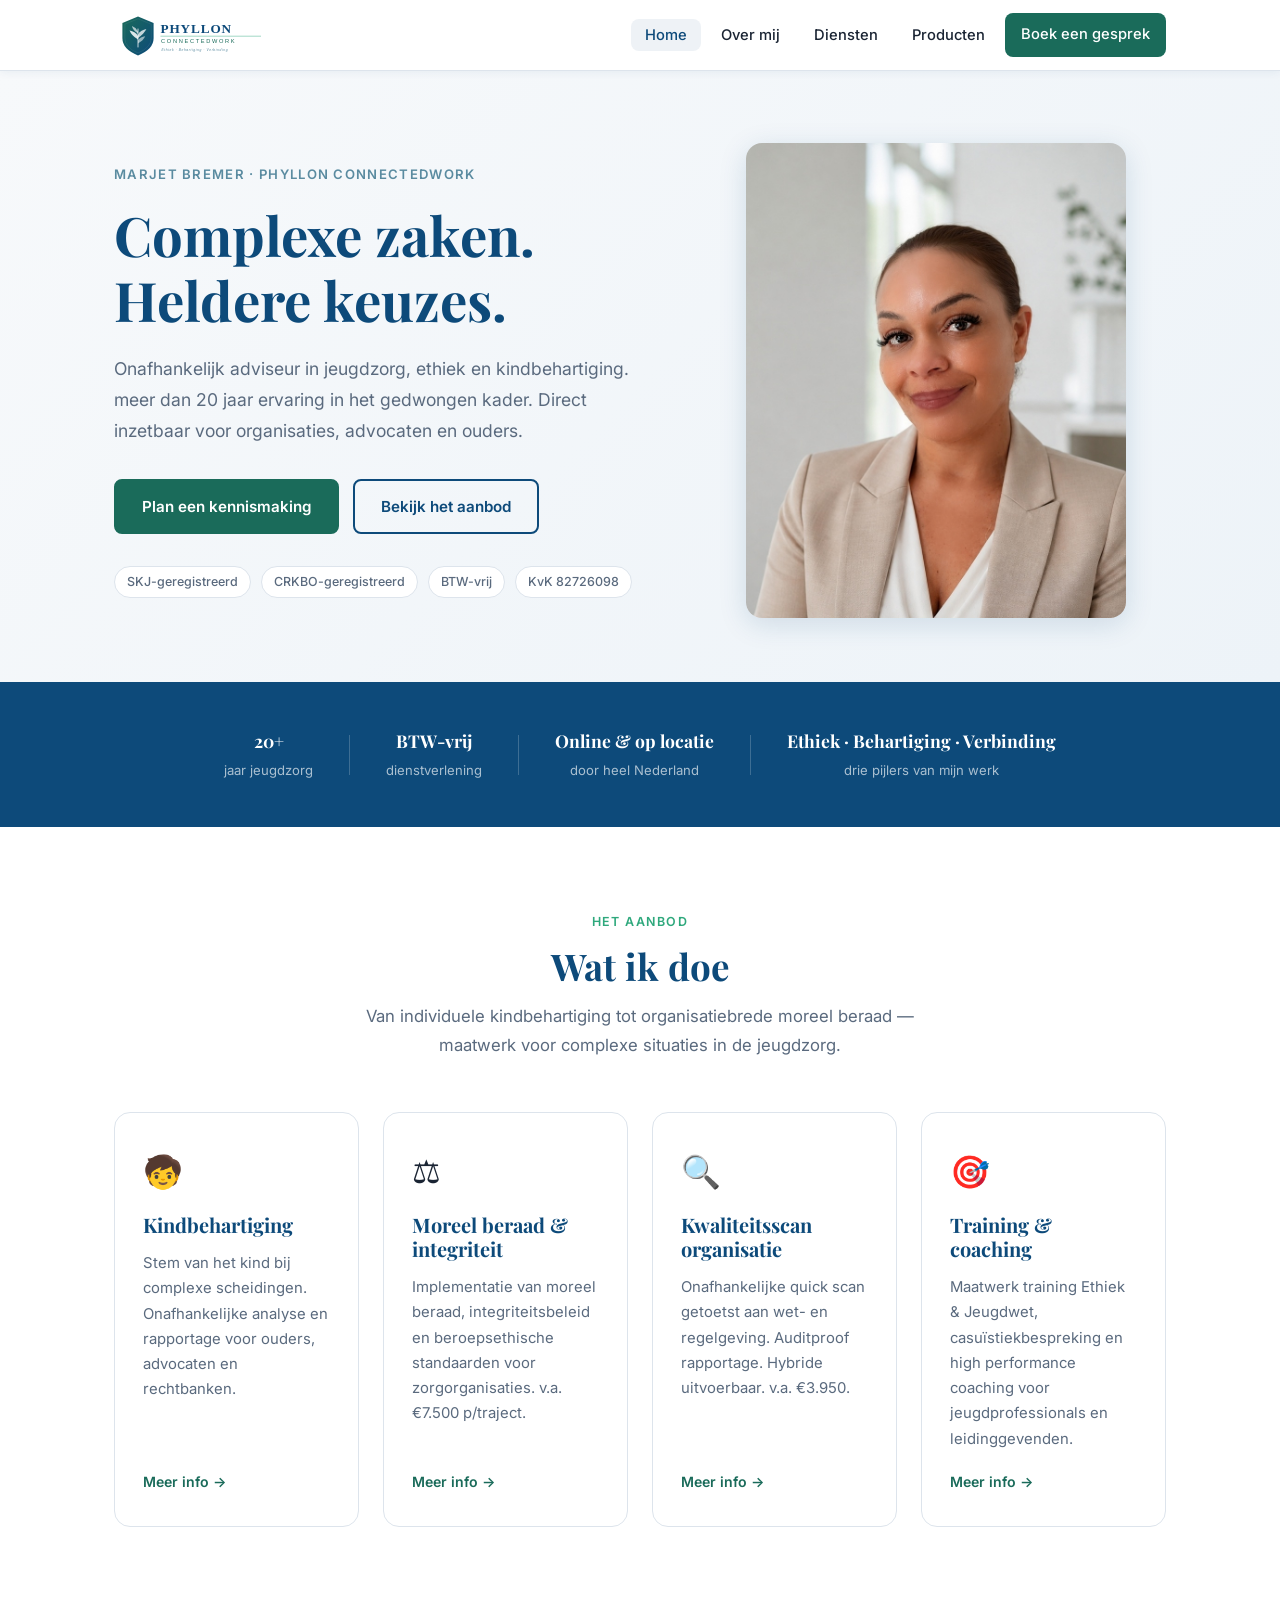
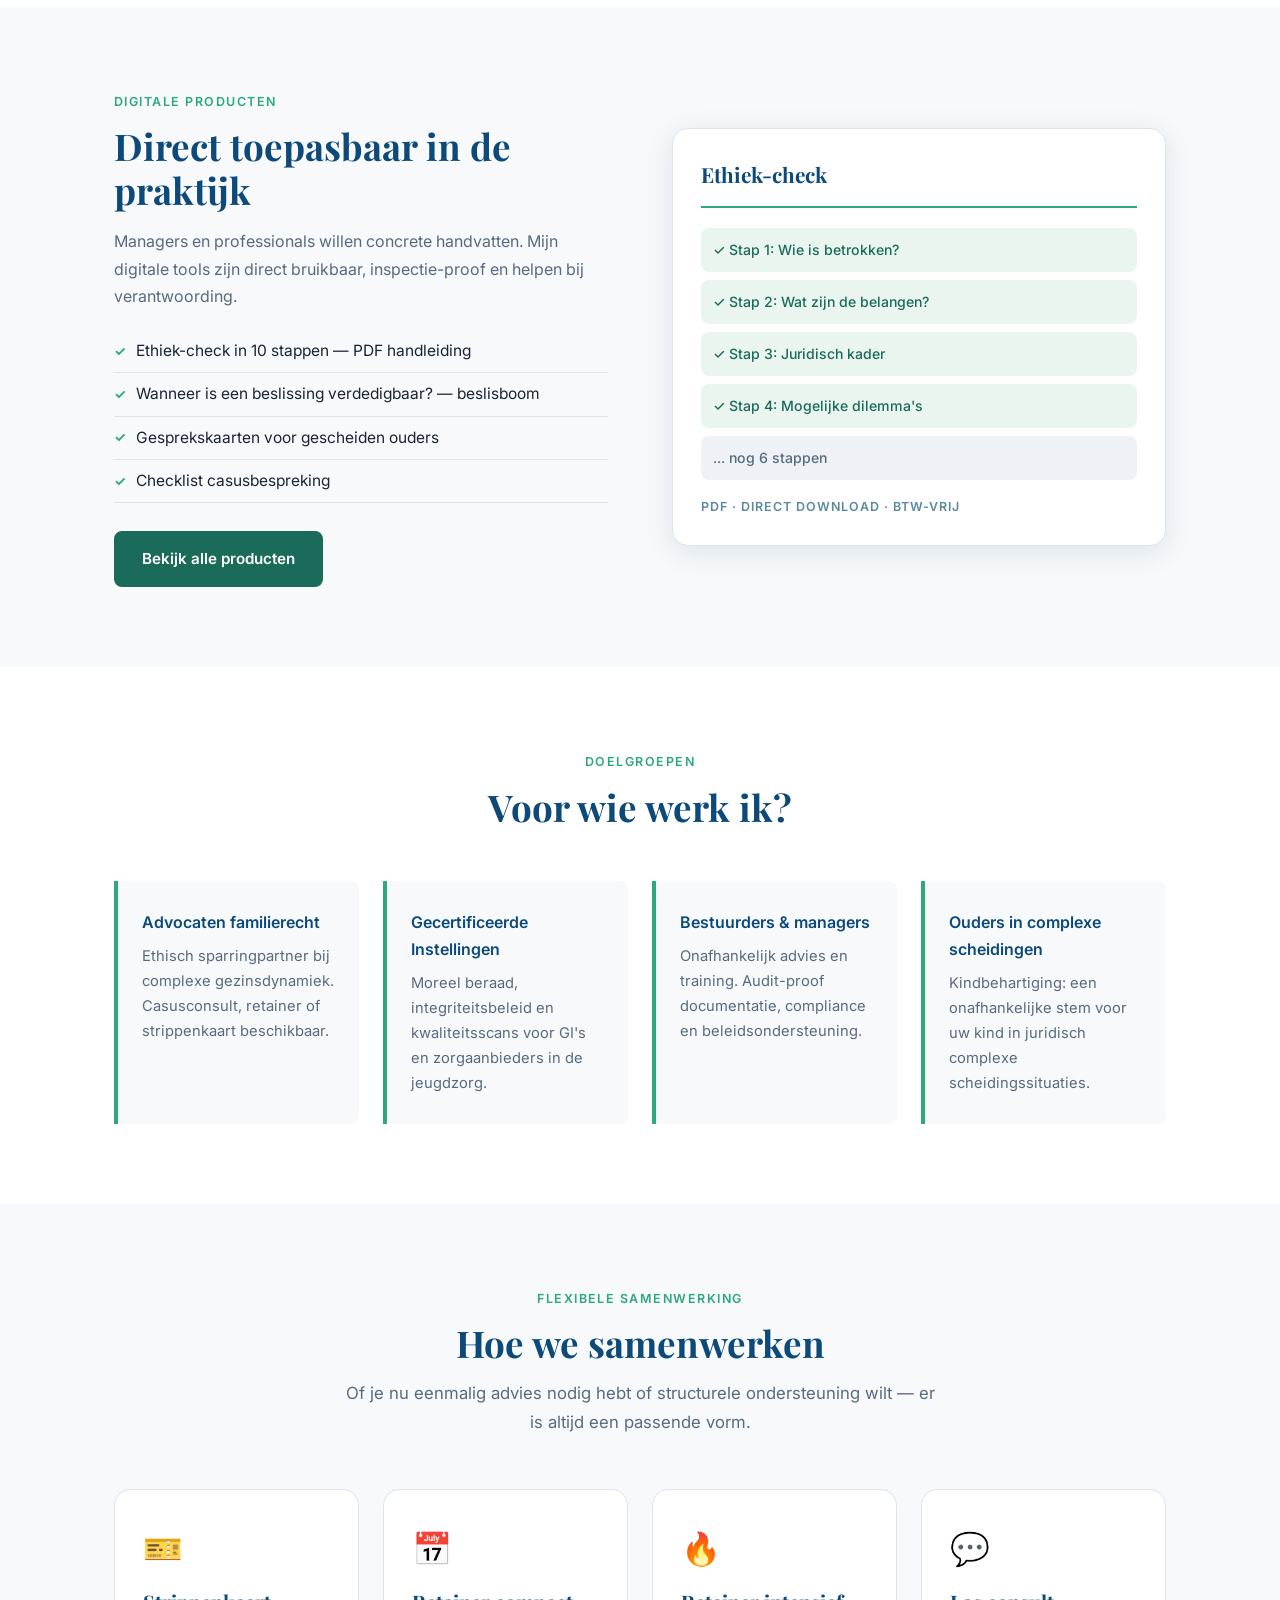
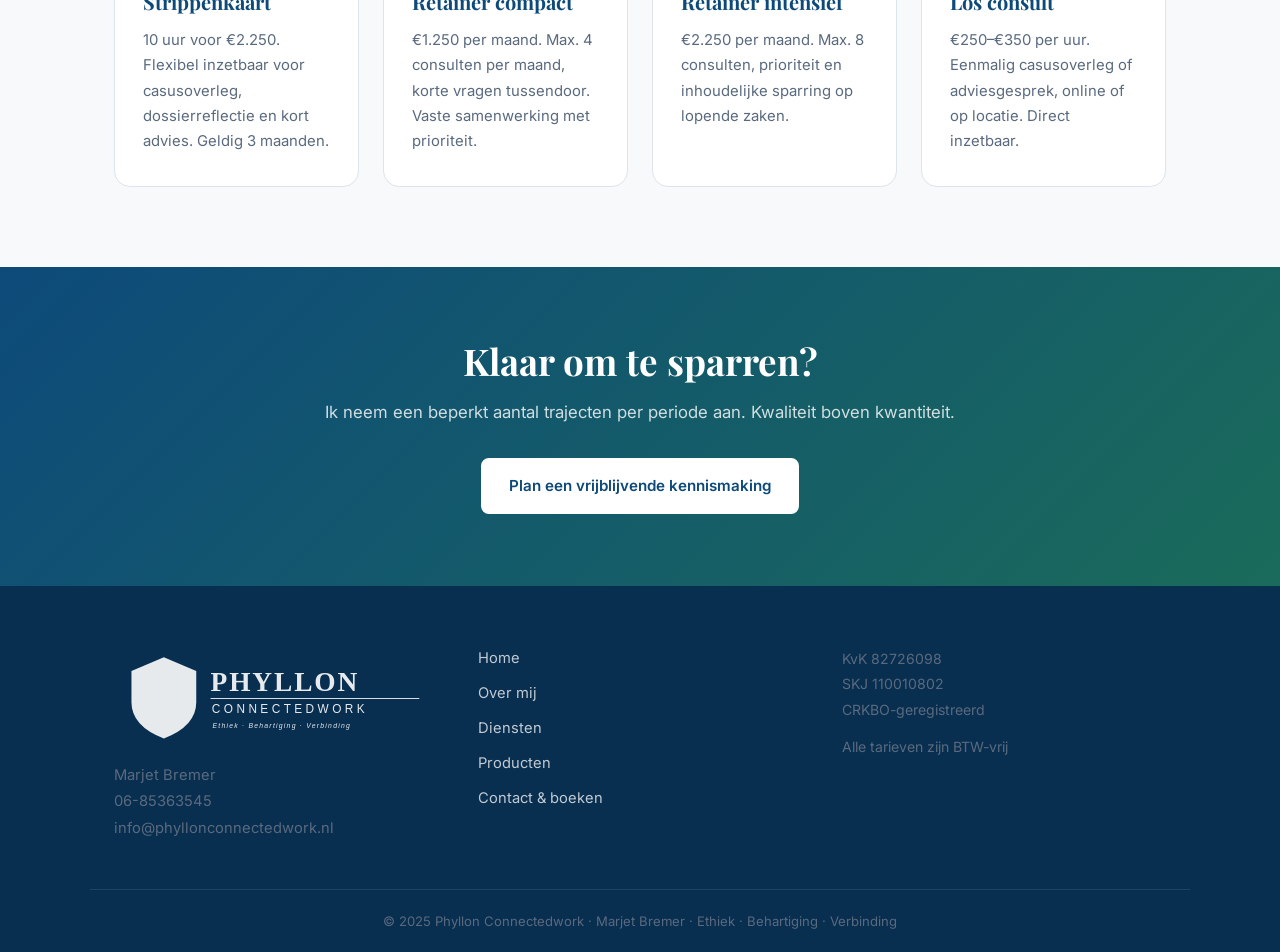
<file: index.html>
<!DOCTYPE html>
<html lang="nl">
<head>
  <meta charset="UTF-8">
  <meta name="viewport" content="width=device-width, initial-scale=1.0">
  <title>Phyllon Connectedwork | Marjet Bremer — Ethisch adviseur jeugdzorg</title>
  <meta name="description" content="Marjet Bremer — onafhankelijk adviseur in jeugdzorg, ethiek en kindbehartiging. meer dan 20 jaar ervaring. Moreel beraad, kwaliteitsscans en kindbehartiging bij complexe scheidingen. BTW-vrij.">
  <meta name="keywords" content="jeugdzorg adviseur, moreel beraad, kindbehartiging, ethiek jeugdzorg, complexe scheiding, Phyllon Connectedwork">
  <link rel="icon" type="image/svg+xml" href="logo.svg">
  <link rel="preconnect" href="https://fonts.googleapis.com">
  <link rel="preconnect" href="https://fonts.gstatic.com" crossorigin>
  <link href="https://fonts.googleapis.com/css2?family=Playfair+Display:wght@400;600;700&family=Inter:wght@300;400;500;600;700&display=swap" rel="stylesheet">
  <link rel="stylesheet" href="style.css">
</head>
<body>

  <!-- NAVIGATIE -->
  <nav class="nav">
    <div class="container nav-inner">
      <a href="index.html" class="nav-logo">
        <img src="logo.svg" alt="Phyllon Connectedwork">
      </a>
      <button class="nav-toggle" aria-label="Menu openen" onclick="document.querySelector('.nav-links').classList.toggle('open')">
        <span></span><span></span><span></span>
      </button>
      <ul class="nav-links">
        <li><a href="index.html" class="active">Home</a></li>
        <li><a href="over.html">Over mij</a></li>
        <li><a href="diensten.html">Diensten</a></li>
        <li><a href="producten.html">Producten</a></li>
        <li><a href="contact.html" class="btn btn-sm">Boek een gesprek</a></li>
      </ul>
    </div>
  </nav>

  <!-- HERO -->
  <section class="hero">
    <div class="container hero-inner">
      <div class="hero-text">
        <span class="hero-eyebrow">Marjet Bremer · Phyllon Connectedwork</span>
        <h1>Complexe zaken.<br>Heldere keuzes.</h1>
        <p class="hero-sub">Onafhankelijk adviseur in jeugdzorg, ethiek en kindbehartiging. meer dan 20 jaar ervaring in het gedwongen kader. Direct inzetbaar voor organisaties, advocaten en ouders.</p>
        <div class="hero-ctas">
          <a href="contact.html" class="btn btn-primary">Plan een kennismaking</a>
          <a href="diensten.html" class="btn btn-outline">Bekijk het aanbod</a>
        </div>
        <div class="hero-badges">
          <span>SKJ-geregistreerd</span>
          <span>CRKBO-geregistreerd</span>
          <span>BTW-vrij</span>
          <span>KvK 82726098</span>
        </div>
      </div>
      <div class="hero-image">
        <img src="AirBrush_20260501163553.jpg" alt="Marjet Bremer" style="width:100%;max-width:380px;aspect-ratio:4/5;object-fit:cover;border-radius:16px;box-shadow:0 6px 28px rgba(13,74,122,0.15);">
      </div>
    </div>
  </section>

  <!-- INTRO STRIP -->
  <section class="intro-strip">
    <div class="container">
      <div class="intro-stats">
        <div class="stat">
          <strong>20+</strong>
          <span>jaar jeugdzorg</span>
        </div>
        <div class="stat-divider"></div>
        <div class="stat">
          <strong>BTW-vrij</strong>
          <span>dienstverlening</span>
        </div>
        <div class="stat-divider"></div>
        <div class="stat">
          <strong>Online & op locatie</strong>
          <span>door heel Nederland</span>
        </div>
        <div class="stat-divider"></div>
        <div class="stat">
          <strong>Ethiek · Behartiging · Verbinding</strong>
          <span>drie pijlers van mijn werk</span>
        </div>
      </div>
    </div>
  </section>

  <!-- WAT IK DOE -->
  <section class="section">
    <div class="container">
      <div class="section-header">
        <span class="eyebrow">Het aanbod</span>
        <h2>Wat ik doe</h2>
        <p>Van individuele kindbehartiging tot organisatiebrede moreel beraad — maatwerk voor complexe situaties in de jeugdzorg.</p>
      </div>
      <div class="cards-grid">
        <a href="diensten.html#kindbehartiging" class="card">
          <div class="card-icon">🧒</div>
          <h3>Kindbehartiging</h3>
          <p>Stem van het kind bij complexe scheidingen. Onafhankelijke analyse en rapportage voor ouders, advocaten en rechtbanken.</p>
          <span class="card-link">Meer info →</span>
        </a>
        <a href="diensten.html#moreel-beraad-pro" class="card">
          <div class="card-icon">⚖️</div>
          <h3>Moreel beraad & integriteit</h3>
          <p>Implementatie van moreel beraad, integriteitsbeleid en beroepsethische standaarden voor zorgorganisaties. v.a. €7.500 p/traject.</p>
          <span class="card-link">Meer info →</span>
        </a>
        <a href="diensten.html#kwaliteitsscan" class="card">
          <div class="card-icon">🔍</div>
          <h3>Kwaliteitsscan organisatie</h3>
          <p>Onafhankelijke quick scan getoetst aan wet- en regelgeving. Auditproof rapportage. Hybride uitvoerbaar. v.a. €3.950.</p>
          <span class="card-link">Meer info →</span>
        </a>
        <a href="diensten.html#training" class="card">
          <div class="card-icon">🎯</div>
          <h3>Training & coaching</h3>
          <p>Maatwerk training Ethiek & Jeugdwet, casuïstiekbespreking en high performance coaching voor jeugdprofessionals en leidinggevenden.</p>
          <span class="card-link">Meer info →</span>
        </a>
      </div>
    </div>
  </section>

  <!-- DIGITALE TOOLS TEASER -->
  <section class="section section-alt">
    <div class="container">
      <div class="two-col">
        <div class="two-col-text">
          <span class="eyebrow">Digitale producten</span>
          <h2>Direct toepasbaar in de praktijk</h2>
          <p>Managers en professionals willen concrete handvatten. Mijn digitale tools zijn direct bruikbaar, inspectie-proof en helpen bij verantwoording.</p>
          <ul class="check-list">
            <li>Ethiek-check in 10 stappen — PDF handleiding</li>
            <li>Wanneer is een beslissing verdedigbaar? — beslisboom</li>
            <li>Gesprekskaarten voor gescheiden ouders</li>
            <li>Checklist casusbespreking</li>
          </ul>
          <a href="producten.html" class="btn btn-primary">Bekijk alle producten</a>
        </div>
        <div class="two-col-visual">
          <div class="product-preview-card">
            <div class="pp-header">Ethiek-check</div>
            <div class="pp-steps">
              <div class="pp-step">✓ Stap 1: Wie is betrokken?</div>
              <div class="pp-step">✓ Stap 2: Wat zijn de belangen?</div>
              <div class="pp-step">✓ Stap 3: Juridisch kader</div>
              <div class="pp-step">✓ Stap 4: Mogelijke dilemma's</div>
              <div class="pp-step dim">... nog 6 stappen</div>
            </div>
            <div class="pp-tag">PDF · Direct download · BTW-vrij</div>
          </div>
        </div>
      </div>
    </div>
  </section>

  <!-- VOOR WIE -->
  <section class="section">
    <div class="container">
      <div class="section-header">
        <span class="eyebrow">Doelgroepen</span>
        <h2>Voor wie werk ik?</h2>
      </div>
      <div class="audience-grid">
        <div class="audience-item">
          <strong>Advocaten familierecht</strong>
          <p>Ethisch sparringpartner bij complexe gezinsdynamiek. Casusconsult, retainer of strippenkaart beschikbaar.</p>
        </div>
        <div class="audience-item">
          <strong>Gecertificeerde Instellingen</strong>
          <p>Moreel beraad, integriteitsbeleid en kwaliteitsscans voor GI's en zorgaanbieders in de jeugdzorg.</p>
        </div>
        <div class="audience-item">
          <strong>Bestuurders & managers</strong>
          <p>Onafhankelijk advies en training. Audit-proof documentatie, compliance en beleidsondersteuning.</p>
        </div>
        <div class="audience-item">
          <strong>Ouders in complexe scheidingen</strong>
          <p>Kindbehartiging: een onafhankelijke stem voor uw kind in juridisch complexe scheidingssituaties.</p>
        </div>
      </div>
    </div>
  </section>

  <!-- SAMENWERKEN OPTIES -->
  <section class="section section-alt">
    <div class="container">
      <div class="section-header">
        <span class="eyebrow">Flexibele samenwerking</span>
        <h2>Hoe we samenwerken</h2>
        <p>Of je nu eenmalig advies nodig hebt of structurele ondersteuning wilt — er is altijd een passende vorm.</p>
      </div>
      <div class="cards-grid">
        <div class="card">
          <div class="card-icon">🎫</div>
          <h3>Strippenkaart</h3>
          <p>10 uur voor €2.250. Flexibel inzetbaar voor casusoverleg, dossierreflectie en kort advies. Geldig 3 maanden.</p>
        </div>
        <div class="card">
          <div class="card-icon">📅</div>
          <h3>Retainer compact</h3>
          <p>€1.250 per maand. Max. 4 consulten per maand, korte vragen tussendoor. Vaste samenwerking met prioriteit.</p>
        </div>
        <div class="card">
          <div class="card-icon">🔥</div>
          <h3>Retainer intensief</h3>
          <p>€2.250 per maand. Max. 8 consulten, prioriteit en inhoudelijke sparring op lopende zaken.</p>
        </div>
        <div class="card">
          <div class="card-icon">💬</div>
          <h3>Los consult</h3>
          <p>€250–€350 per uur. Eenmalig casusoverleg of adviesgesprek, online of op locatie. Direct inzetbaar.</p>
        </div>
      </div>
    </div>
  </section>

  <!-- CTA BANNER -->
  <section class="cta-banner">
    <div class="container">
      <h2>Klaar om te sparren?</h2>
      <p>Ik neem een beperkt aantal trajecten per periode aan. Kwaliteit boven kwantiteit.</p>
      <a href="contact.html" class="btn btn-white">Plan een vrijblijvende kennismaking</a>
    </div>
  </section>

  <!-- FOOTER -->
  <footer class="footer">
    <div class="container footer-inner">
      <div class="footer-brand">
        <img src="logo.svg" alt="Phyllon Connectedwork">
        <p>Marjet Bremer<br>06-85363545<br>info@phyllonconnectedwork.nl</p>
      </div>
      <div class="footer-links">
        <a href="index.html">Home</a>
        <a href="over.html">Over mij</a>
        <a href="diensten.html">Diensten</a>
        <a href="producten.html">Producten</a>
        <a href="contact.html">Contact & boeken</a>
      </div>
      <div class="footer-info">
        <p>KvK 82726098<br>SKJ 110010802<br>CRKBO-geregistreerd</p>
        <p style="margin-top:12px">Alle tarieven zijn BTW-vrij</p>
      </div>
    </div>
    <div class="footer-bottom">
      <div class="container">
        <p>© 2025 Phyllon Connectedwork · Marjet Bremer · Ethiek · Behartiging · Verbinding</p>
      </div>
    </div>
  </footer>

  <script src="sc
</file>
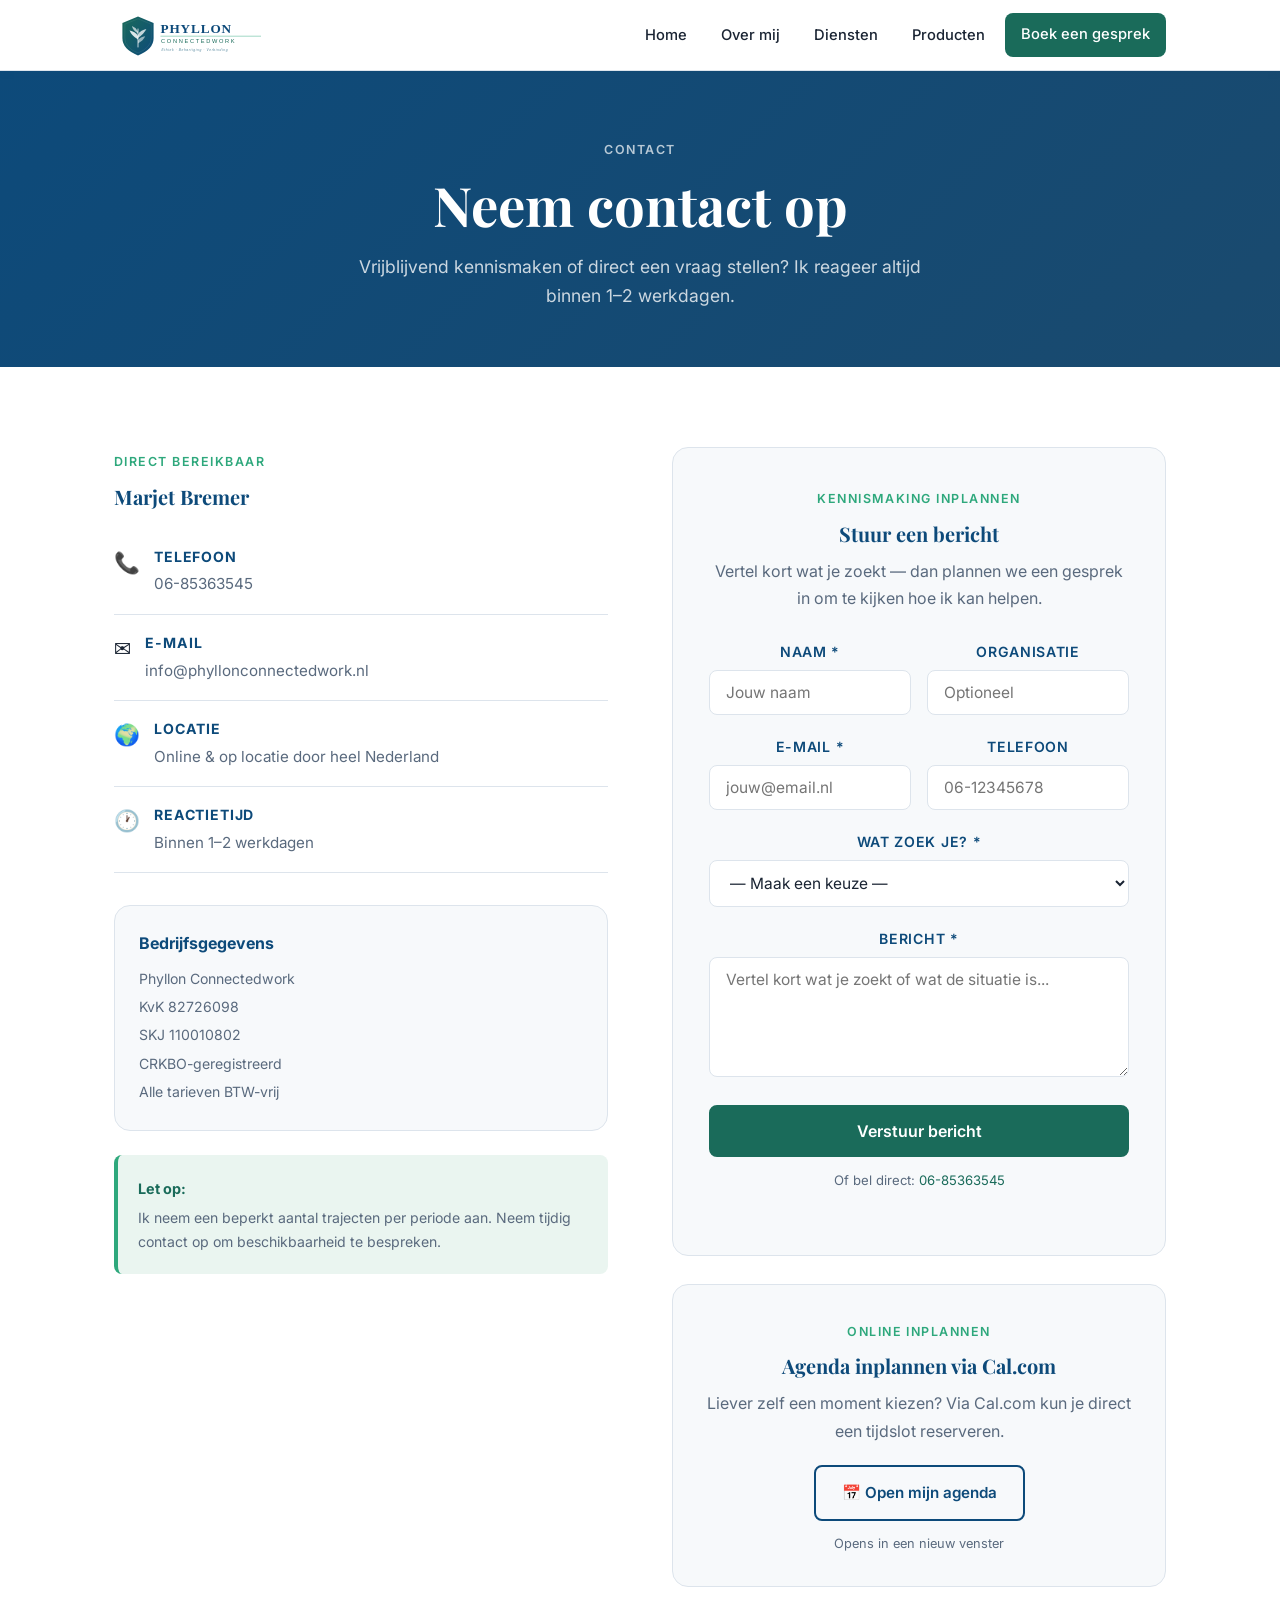
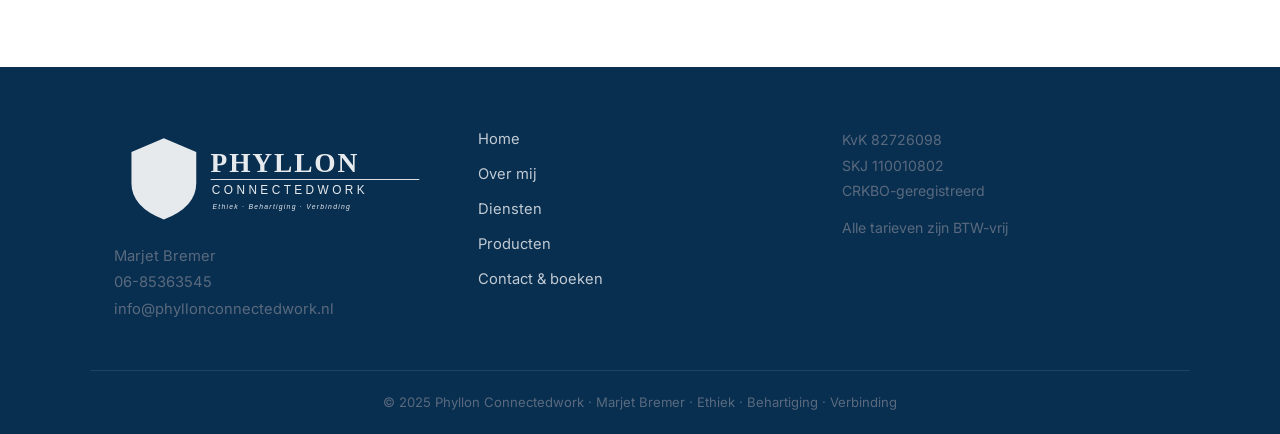
<file: contact.html>
<!DOCTYPE html>
<html lang="nl">
<head>
  <meta charset="UTF-8">
  <meta name="viewport" content="width=device-width, initial-scale=1.0">
  <title>Contact & Boeken | Marjet Bremer — Phyllon Connectedwork</title>
  <meta name="description" content="Plan een vrijblijvende kennismaking met Marjet Bremer. Direct bereikbaar via 06-85363545 of info@phyllonconnectedwork.nl.">
  <link rel="icon" type="image/svg+xml" href="logo.svg">
  <link rel="preconnect" href="https://fonts.googleapis.com">
  <link rel="preconnect" href="https://fonts.gstatic.com" crossorigin>
  <link href="https://fonts.googleapis.com/css2?family=Playfair+Display:wght@400;600;700&family=Inter:wght@300;400;500;600;700&display=swap" rel="stylesheet">
  <link rel="stylesheet" href="style.css">
  <style>
    .form-group { margin-bottom: 20px; }
    .form-group label {
      display: block;
      font-size: 0.88rem;
      font-weight: 600;
      color: var(--navy);
      margin-bottom: 6px;
      text-transform: uppercase;
      letter-spacing: 0.05em;
    }
    .form-group input,
    .form-group select,
    .form-group textarea {
      width: 100%;
      padding: 12px 16px;
      border: 1.5px solid var(--border);
      border-radius: var(--radius);
      font-family: var(--font-body);
      font-size: 0.97rem;
      color: var(--text);
      background: var(--white);
      transition: var(--transition);
    }
    .form-group input:focus,
    .form-group select:focus,
    .form-group textarea:focus {
      outline: none;
      border-color: var(--green-mid);
      box-shadow: 0 0 0 3px rgba(46,168,124,0.12);
    }
    .form-group textarea { resize: vertical; min-height: 120px; }
    .form-row {
      display: grid;
      grid-template-columns: 1fr 1fr;
      gap: 16px;
    }
    @media (max-width: 600px) { .form-row { grid-template-columns: 1fr; } }
    .form-submit { width: 100%; justify-content: center; padding: 14px; font-size: 1rem; }
    .form-note {
      text-align: center;
      font-size: 0.82rem;
      color: var(--text-muted);
      margin-top: 12px;
    }
  </style>
</head>
<body>

  <nav class="nav">
    <div class="container nav-inner">
      <a href="index.html" class="nav-logo">
        <img src="logo.svg" alt="Phyllon Connectedwork">
      </a>
      <button class="nav-toggle" aria-label="Menu openen" onclick="document.querySelector('.nav-links').classList.toggle('open')">
        <span></span><span></span><span></span>
      </button>
      <ul class="nav-links">
        <li><a href="index.html">Home</a></li>
        <li><a href="over.html">Over mij</a></li>
        <li><a href="diensten.html">Diensten</a></li>
        <li><a href="producten.html">Producten</a></li>
        <li><a href="contact.html" class="active btn btn-sm">Boek een gesprek</a></li>
      </ul>
    </div>
  </nav>

  <section class="page-hero">
    <div class="container">
      <span class="eyebrow" style="color:rgba(255,255,255,0.7)">Contact</span>
      <h1>Neem contact op</h1>
      <p>Vrijblijvend kennismaken of direct een vraag stellen? Ik reageer altijd binnen 1–2 werkdagen.</p>
    </div>
  </section>

  <section class="section">
    <div class="container">
      <div class="contact-grid">

        <!-- CONTACTINFO -->
        <div class="contact-info">
          <span class="eyebrow">Direct bereikbaar</span>
          <h3>Marjet Bremer</h3>

          <div class="contact-detail">
            <div class="contact-detail-icon">📞</div>
            <div class="contact-detail-text">
              <strong>Telefoon</strong>
              <a href="tel:+31685363545">06-85363545</a>
            </div>
          </div>

          <div class="contact-detail">
            <div class="contact-detail-icon">✉️</div>
            <div class="contact-detail-text">
              <strong>E-mail</strong>
              <a href="mailto:info@phyllonconnectedwork.nl">info@phyllonconnectedwork.nl</a>
            </div>
          </div>

          <div class="contact-detail">
            <div class="contact-detail-icon">🌍</div>
            <div class="contact-detail-text">
              <strong>Locatie</strong>
              <a>Online & op locatie door heel Nederland</a>
            </div>
          </div>

          <div class="contact-detail">
            <div class="contact-detail-icon">🕐</div>
            <div class="contact-detail-text">
              <strong>Reactietijd</strong>
              <a>Binnen 1–2 werkdagen</a>
            </div>
          </div>

          <div style="margin-top:32px; padding:24px; background:var(--off-white); border-radius:var(--radius-lg); border:1px solid var(--border);">
            <strong style="color:var(--navy); display:block; margin-bottom:8px">Bedrijfsgegevens</strong>
            <p style="font-size:0.88rem; line-height:2;">
              Phyllon Connectedwork<br>
              KvK 82726098<br>
              SKJ 110010802<br>
              CRKBO-geregistreerd<br>
              Alle tarieven BTW-vrij
            </p>
          </div>

          <div style="margin-top:24px; padding:20px; background:var(--green-pale); border-radius:var(--radius); border-left:4px solid var(--green-mid);">
            <strong style="color:var(--green); font-size:0.9rem;">Let op:</strong>
            <p style="font-size:0.88rem; margin-top:4px;">Ik neem een beperkt aantal trajecten per periode aan. Neem tijdig contact op om beschikbaarheid te bespreken.</p>
          </div>
        </div>

        <!-- FORMULIER -->
        <div>
          <div class="booking-box">
            <span class="eyebrow">Kennismaking inplannen</span>
            <h3>Stuur een bericht</h3>
            <p>Vertel kort wat je zoekt — dan plannen we een gesprek in om te kijken hoe ik kan helpen.</p>

            <!--
              TIP: Koppel dit formulier aan Formspree (gratis) of een andere form-handler.
              Stap: ga naar formspree.io, maak een formulier aan en vervang de action URL hieronder.
            -->
            <form action="https://formspree.io/f/JOUW_FORMSPREE_ID" method="POST" id="contact-form">
              <div class="form-row">
                <div class="form-group">
                  <label for="naam">Naam *</label>
                  <input type="text" id="naam" name="naam" required placeholder="Jouw naam">
                </div>
                <div class="form-group">
                  <label for="organisatie">Organisatie</label>
                  <input type="text" id="organisatie" name="organisatie" placeholder="Optioneel">
                </div>
              </div>
              <div class="form-row">
                <div class="form-group">
                  <label for="email">E-mail *</label>
                  <input type="email" id="email" name="email" required placeholder="jouw@email.nl">
                </div>
                <div class="form-group">
                  <label for="telefoon">Telefoon</label>
                  <input type="tel" id="telefoon" name="telefoon" placeholder="06-12345678">
                </div>
              </div>
              <div class="form-group">
                <label for="onderwerp">Wat zoek je? *</label>
                <select id="onderwerp" name="onderwerp" required>
                  <option value="">— Maak een keuze —</option>
                  <option value="kindbehartiging">Kindbehartiging</option>
                  <option value="moreel-beraad">Moreel beraad & integriteit</option>
                  <option value="kwaliteitsscan">Kwaliteitsscan organisatie</option>
                  <option value="training">Training & coaching</option>
                  <option value="retainer">Retainer / strippenkaart</option>
                  <option value="product">Digitaal product / tool</option>
                  <option value="anders">Anders / kennismaking</option>
                </select>
              </div>
              <div class="form-group">
                <label for="bericht">Bericht *</label>
                <textarea id="bericht" name="bericht" required placeholder="Vertel kort wat je zoekt of wat de situatie is..."></textarea>
              </div>
              <button type="submit" class="btn btn-primary form-submit">Verstuur bericht</button>
              <p class="form-note">Of bel direct: <a href="tel:+31685363545" style="color:var(--green)">06-85363545</a></p>
            </form>
          </div>

          <!-- CAL.COM PLACEHOLDER -->
          <div style="margin-top:28px; background:var(--off-white); border:1px solid var(--border); border-radius:var(--radius-lg); padding:32px; text-align:center;">
            <span class="eyebrow">Online inplannen</span>
            <h3 style="margin-bottom:12px;">Agenda inplannen via Cal.com</h3>
            <p style="margin-bottom:20px;">Liever zelf een moment kiezen? Via Cal.com kun je direct een tijdslot reserveren.</p>
            <!--
              TIP: Vervang de link hieronder door jouw eigen Cal.com link.
              Maak een gratis account op cal.com en kopieer jouw boekingslink.
            -->
            <a href="https://cal.com/JOUW_CALCOM_NAAM" target="_blank" class="btn btn-outline">
              📅 Open mijn agenda
            </a>
            <p style="font-size:0.8rem; color:var(--text-muted); margin-top:12px;">Opens in een nieuw venster</p>
          </div>
        </div>

      </div>
    </div>
  </section>

  <footer class="footer">
    <div class="container footer-inner">
      <div class="footer-brand">
        <img src="logo.svg" alt="Phyllon Connectedwork">
        <p>Marjet Bremer<br>06-85363545<br>info@phyllonconnectedwork.nl</p>
      </div>
      <div class="footer-links">
        <a href="index.html">Home</a>
        <a href="over.html">Over mij</a>
        <a href="diensten.html">Diensten</a>
        <a href="producten.html">Producten</a>
        <a href="contact.html">Contact & boeken</a>
      </div>
      <div class="footer-info">
        <p>KvK 82726098<br>SKJ 110010802<br>CRKBO-geregistreerd</p>
        <p style="margin-top:12px">Alle tarieven zijn BTW-vrij</p>
      </div>
    </div>
    <div class="footer-bottom">
      <div class="container">
        <p>© 2025 Phyllon Connectedwork · Marjet Bremer · Ethiek · Behartiging · Verbinding</p>
      </div>
    </div>
  </footer>

  <script src="script.js"></script>
  <script>
    // Eenvoudige form-feedback
    document.getElementById('contact-form').addEventListener('submit', function(e) {
      const btn = this.querySelector('button[type=submit]');
      btn.textContent = 'Wordt verstuurd...';
      btn.disabled = true;
    });
  </script>
</body>
</html>
</file>
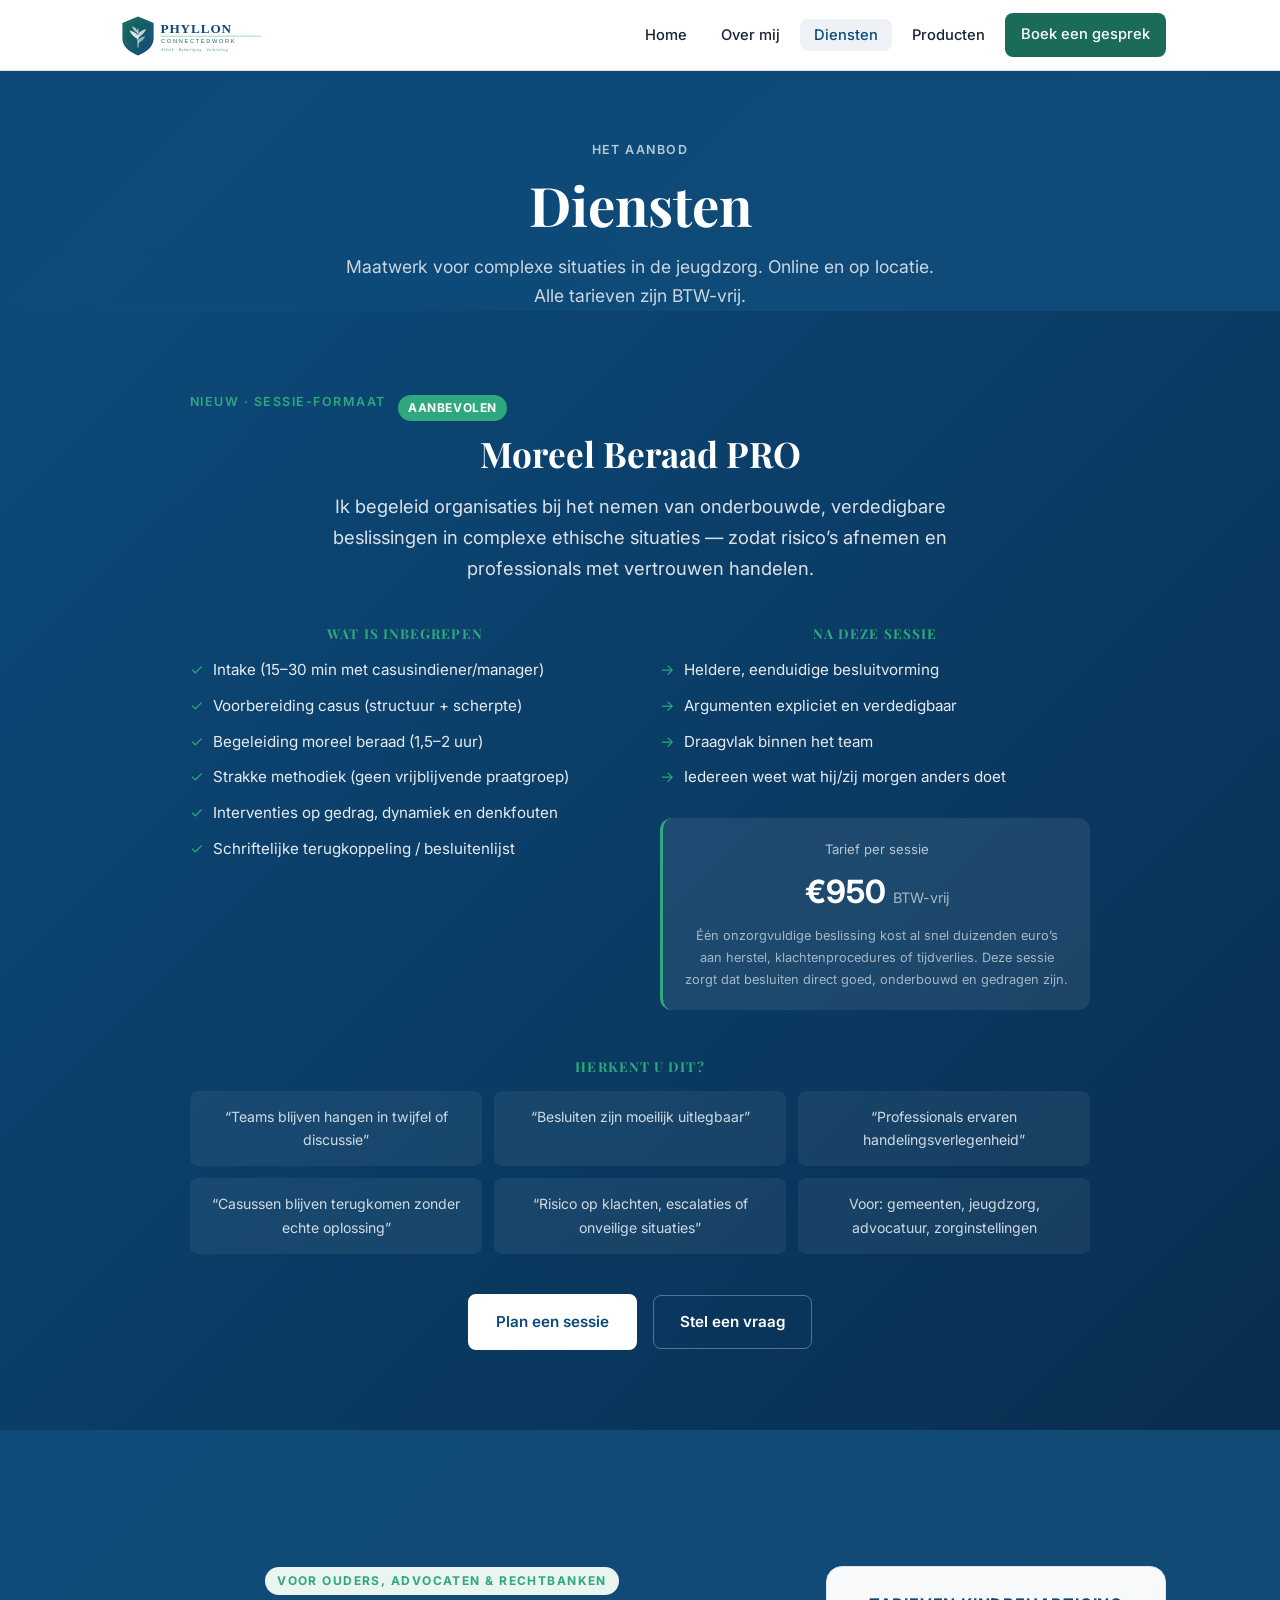
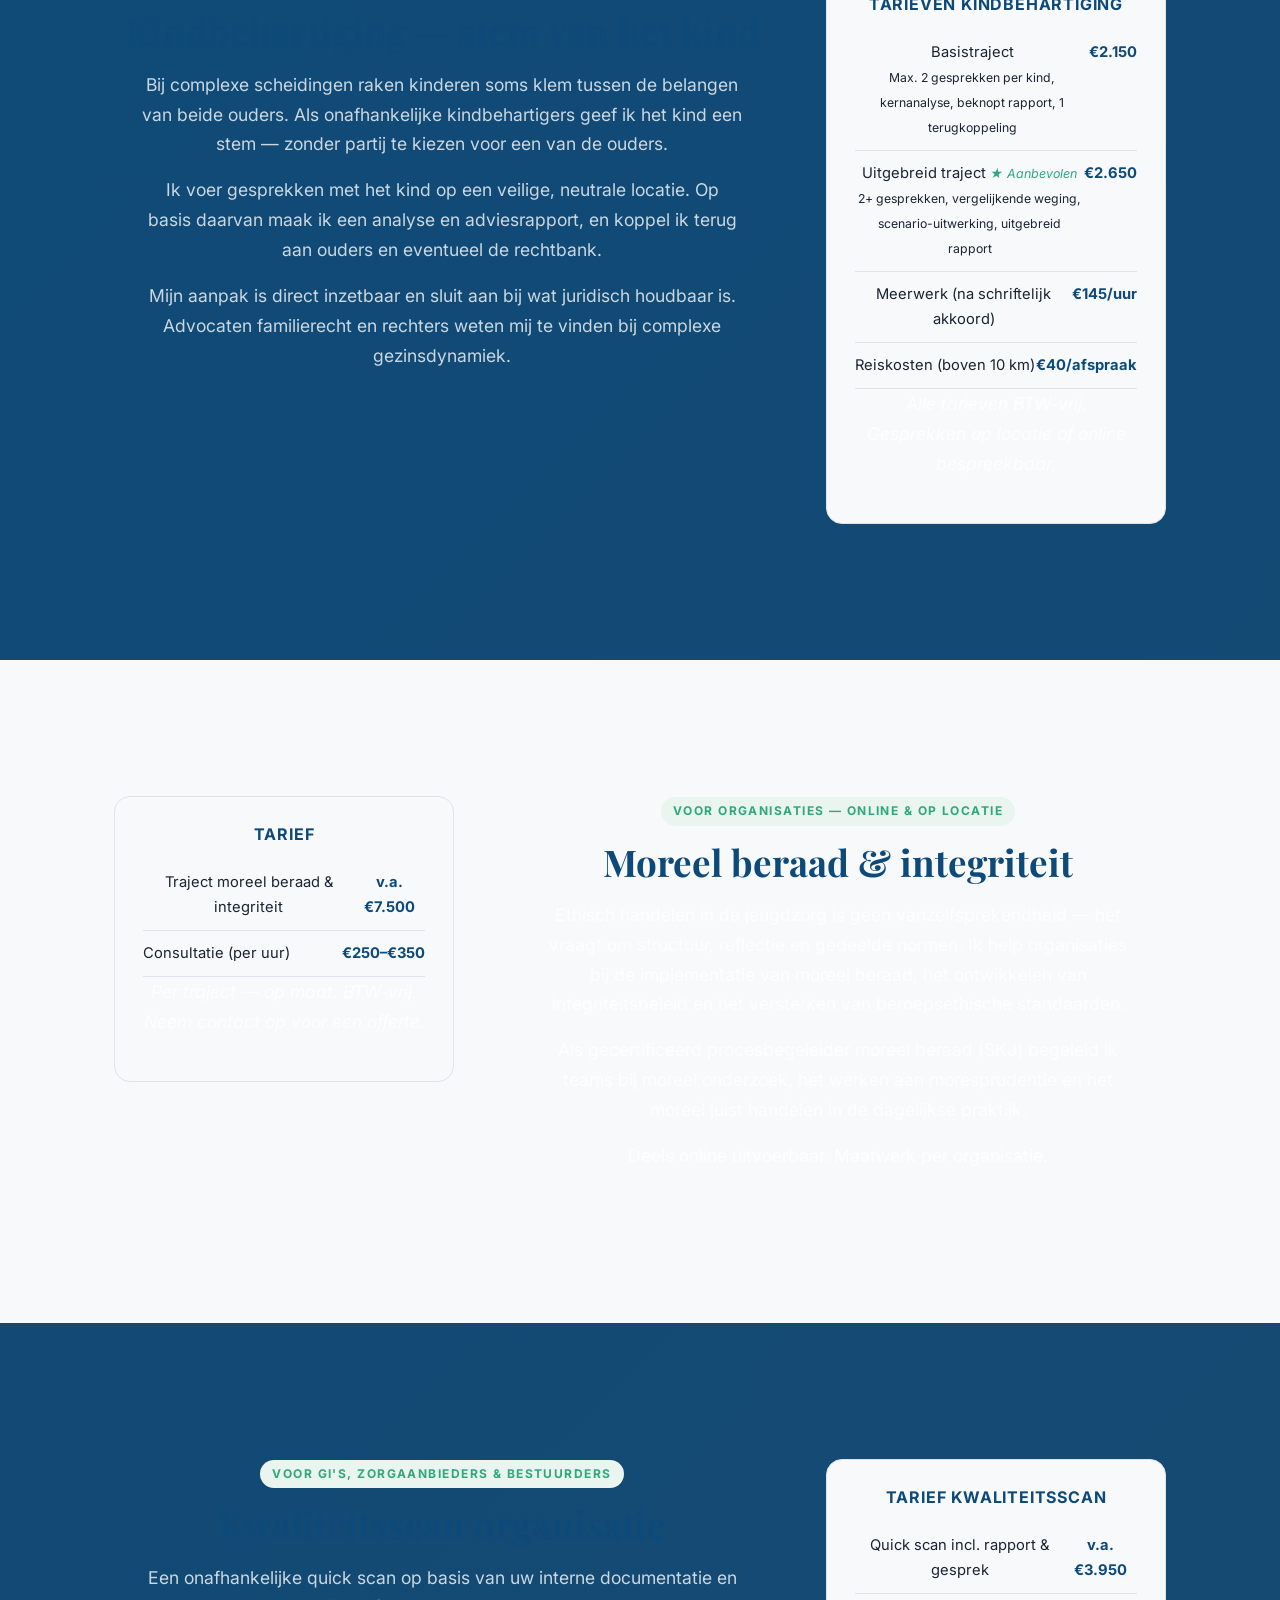
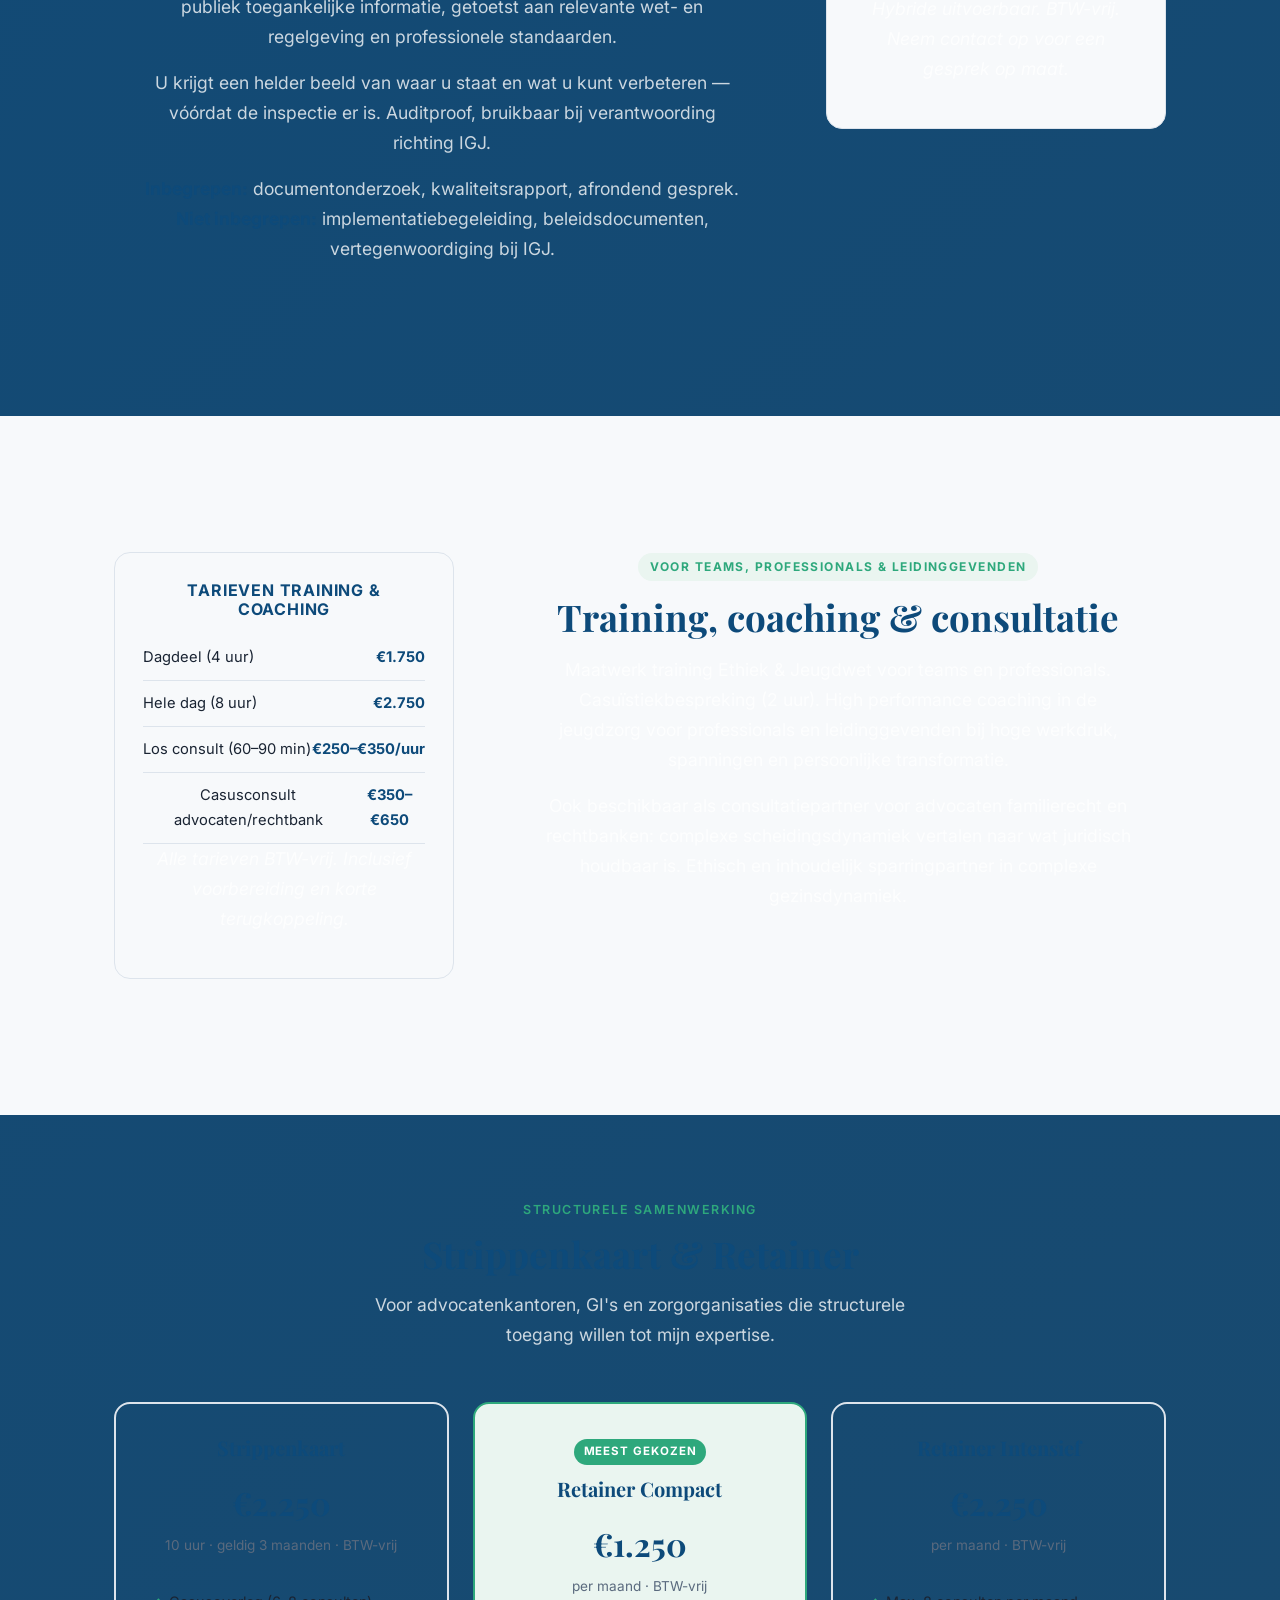
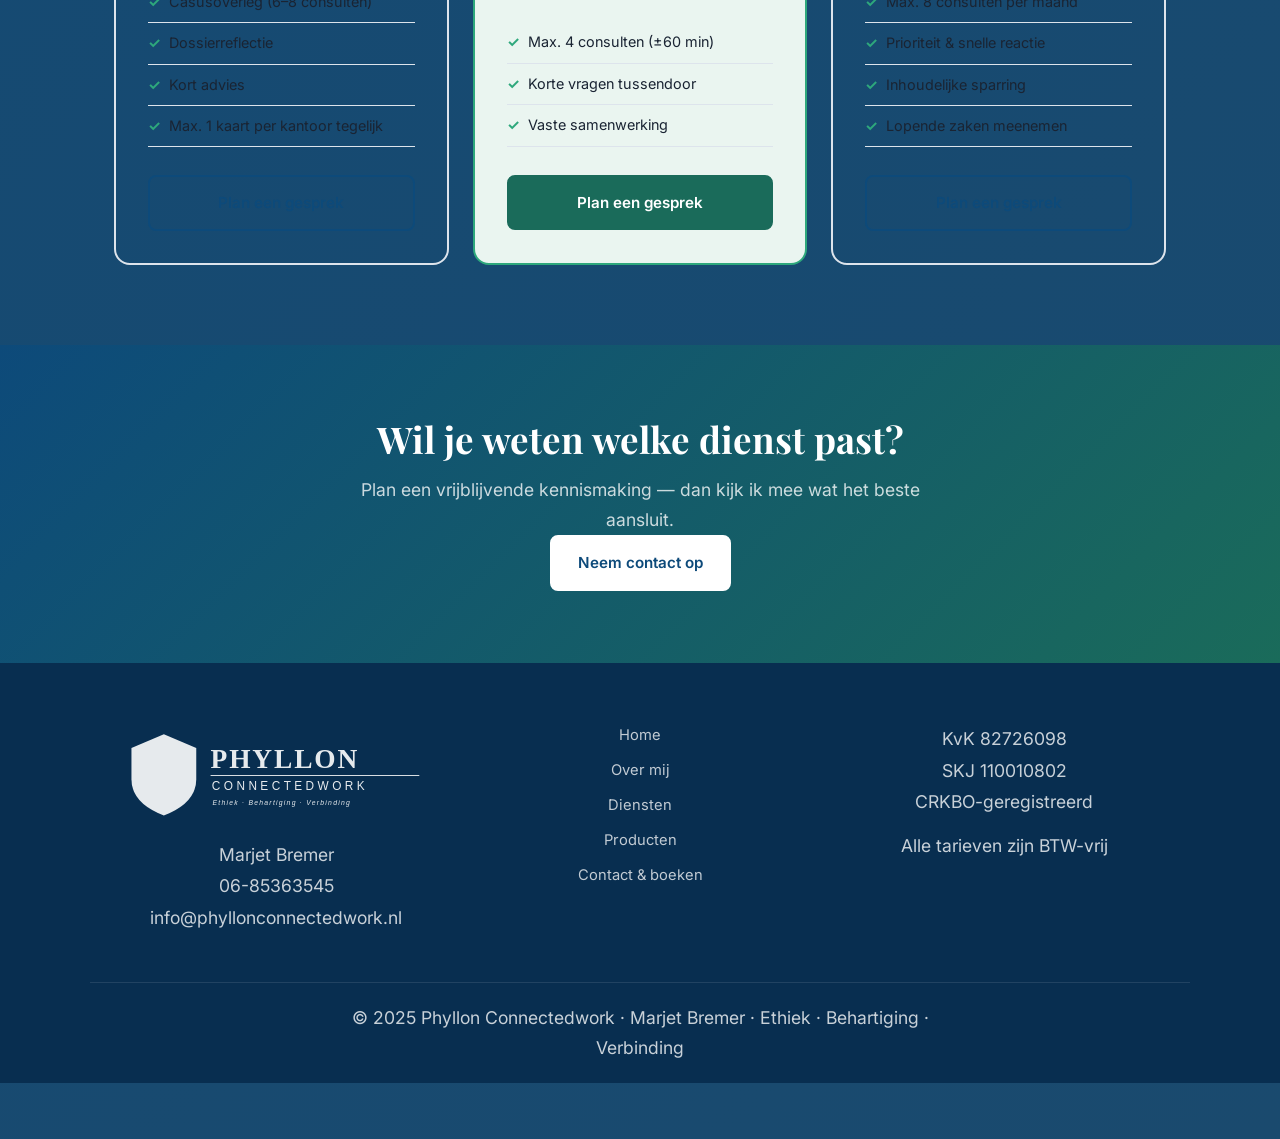
<file: diensten.html>
<!DOCTYPE html>
<html lang="nl">
<head>
  <meta charset="UTF-8">
  <meta name="viewport" content="width=device-width, initial-scale=1.0">
  <title>Diensten | Marjet Bremer — Phyllon Connectedwork</title>
  <meta name="description" content="Kindbehartiging, moreel beraad, kwaliteitsscans en training. Onafhankelijk advies in jeugdzorg en ethiek. Alle tarieven BTW-vrij.">
  <link rel="icon" type="image/svg+xml" href="logo.svg">
  <link rel="preconnect" href="https://fonts.googleapis.com">
  <link rel="preconnect" href="https://fonts.gstatic.com" crossorigin>
  <link href="https://fonts.googleapis.com/css2?family=Playfair+Display:wght@400;600;700&family=Inter:wght@300;400;500;600;700&display=swap" rel="stylesheet">
  <link rel="stylesheet" href="style.css">
</head>
<body>

  <nav class="nav">
    <div class="container nav-inner">
      <a href="index.html" class="nav-logo">
        <img src="logo.svg" alt="Phyllon Connectedwork">
      </a>
      <button class="nav-toggle" aria-label="Menu openen" onclick="document.querySelector('.nav-links').classList.toggle('open')">
        <span></span><span></span><span></span>
      </button>
      <ul class="nav-links">
        <li><a href="index.html">Home</a></li>
        <li><a href="over.html">Over mij</a></li>
        <li><a href="diensten.html" class="active">Diensten</a></li>
        <li><a href="producten.html">Producten</a></li>
        <li><a href="contact.html" class="btn btn-sm">Boek een gesprek</a></li>
      </ul>
    </div>
  </nav>

  <section class="page-hero">
    <div class="container">
      <span class="eyebrow" style="color:rgba(255,255,255,0.7)">Het aanbod</span>
      <h1>Diensten</h1>
      <p>Maatwerk voor complexe situaties in de jeugdzorg. Online en op locatie. Alle tarieven zijn BTW-vrij.</p>
    </div>

  <!-- MOREEL BERAAD PRO -->
  <section class="section" id="moreel-beraad-pro" style="background: linear-gradient(135deg, var(--navy) 0%, var(--navy-dark) 100%); color: white;">
    <div class="container">
      <div style="max-width: 900px; margin: 0 auto;">
        <div style="display: flex; align-items: center; gap: 12px; margin-bottom: 8px;">
          <span class="eyebrow" style="color: var(--green-mid);">Nieuw · Sessie-formaat</span>
          <span style="background: var(--green-mid); color: white; font-size: 0.75rem; font-weight: 700; padding: 3px 10px; border-radius: 20px; text-transform: uppercase; letter-spacing: 0.05em;">Aanbevolen</span>
        </div>
        <h2 style="color: white; font-size: 2.2rem; margin-bottom: 16px;">Moreel Beraad PRO</h2>
        <p style="font-size: 1.15rem; color: rgba(255,255,255,0.85); max-width: 680px; margin-bottom: 40px; line-height: 1.7;">Ik begeleid organisaties bij het nemen van onderbouwde, verdedigbare beslissingen in complexe ethische situaties — zodat risico’s afnemen en professionals met vertrouwen handelen.</p>

        <div style="display: grid; grid-template-columns: 1fr 1fr; gap: 40px; margin-bottom: 48px;">

          <!-- WAT IS INBEGREPEN -->
          <div>
            <h4 style="color: var(--green-mid); font-size: 0.85rem; text-transform: uppercase; letter-spacing: 0.08em; margin-bottom: 16px;">Wat is inbegrepen</h4>
            <ul style="list-style: none; padding: 0; margin: 0; display: flex; flex-direction: column; gap: 10px;">
              <li style="display: flex; gap: 10px; color: rgba(255,255,255,0.9); font-size: 0.95rem;"><span style="color: var(--green-mid); flex-shrink: 0;">✓</span> Intake (15–30 min met casusindiener/manager)</li>
              <li style="display: flex; gap: 10px; color: rgba(255,255,255,0.9); font-size: 0.95rem;"><span style="color: var(--green-mid); flex-shrink: 0;">✓</span> Voorbereiding casus (structuur + scherpte)</li>
              <li style="display: flex; gap: 10px; color: rgba(255,255,255,0.9); font-size: 0.95rem;"><span style="color: var(--green-mid); flex-shrink: 0;">✓</span> Begeleiding moreel beraad (1,5–2 uur)</li>
              <li style="display: flex; gap: 10px; color: rgba(255,255,255,0.9); font-size: 0.95rem;"><span style="color: var(--green-mid); flex-shrink: 0;">✓</span> Strakke methodiek (geen vrijblijvende praatgroep)</li>
              <li style="display: flex; gap: 10px; color: rgba(255,255,255,0.9); font-size: 0.95rem;"><span style="color: var(--green-mid); flex-shrink: 0;">✓</span> Interventies op gedrag, dynamiek en denkfouten</li>
              <li style="display: flex; gap: 10px; color: rgba(255,255,255,0.9); font-size: 0.95rem;"><span style="color: var(--green-mid); flex-shrink: 0;">✓</span> Schriftelijke terugkoppeling / besluitenlijst</li>
            </ul>
          </div>

          <!-- NA DEZE SESSIE -->
          <div>
            <h4 style="color: var(--green-mid); font-size: 0.85rem; text-transform: uppercase; letter-spacing: 0.08em; margin-bottom: 16px;">Na deze sessie</h4>
            <ul style="list-style: none; padding: 0; margin: 0; display: flex; flex-direction: column; gap: 10px;">
              <li style="display: flex; gap: 10px; color: rgba(255,255,255,0.9); font-size: 0.95rem;"><span style="color: var(--green-mid); flex-shrink: 0;">→</span> Heldere, eenduidige besluitvorming</li>
              <li style="display: flex; gap: 10px; color: rgba(255,255,255,0.9); font-size: 0.95rem;"><span style="color: var(--green-mid); flex-shrink: 0;">→</span> Argumenten expliciet en verdedigbaar</li>
              <li style="display: flex; gap: 10px; color: rgba(255,255,255,0.9); font-size: 0.95rem;"><span style="color: var(--green-mid); flex-shrink: 0;">→</span> Draagvlak binnen het team</li>
              <li style="display: flex; gap: 10px; color: rgba(255,255,255,0.9); font-size: 0.95rem;"><span style="color: var(--green-mid); flex-shrink: 0;">→</span> Iedereen weet wat hij/zij morgen anders doet</li>
            </ul>

            <div style="margin-top: 28px; padding: 20px; background: rgba(255,255,255,0.08); border-radius: 12px; border-left: 3px solid var(--green-mid);">
              <p style="color: rgba(255,255,255,0.7); font-size: 0.82rem; margin-bottom: 4px;">Tarief per sessie</p>
              <p style="color: white; font-size: 2rem; font-weight: 700; margin: 0;">€950 <span style="font-size: 0.9rem; font-weight: 400; color: rgba(255,255,255,0.6);">BTW-vrij</span></p>
              <p style="color: rgba(255,255,255,0.6); font-size: 0.8rem; margin-top: 6px;">Één onzorgvuldige beslissing kost al snel duizenden euro’s aan herstel, klachtenprocedures of tijdverlies. Deze sessie zorgt dat besluiten direct goed, onderbouwd en gedragen zijn.</p>
            </div>
          </div>
        </div>

        <!-- PROBLEMEN DIE HET OPLOST -->
        <div style="margin-bottom: 40px;">
          <h4 style="color: var(--green-mid); font-size: 0.85rem; text-transform: uppercase; letter-spacing: 0.08em; margin-bottom: 16px;">Herkent u dit?</h4>
          <div style="display: grid; grid-template-columns: repeat(3, 1fr); gap: 12px;">
            <div style="padding: 14px 16px; background: rgba(255,255,255,0.06); border-radius: 8px; font-size: 0.88rem; color: rgba(255,255,255,0.8);">“Teams blijven hangen in twijfel of discussie”</div>
            <div style="padding: 14px 16px; background: rgba(255,255,255,0.06); border-radius: 8px; font-size: 0.88rem; color: rgba(255,255,255,0.8);">“Besluiten zijn moeilijk uitlegbaar”</div>
            <div style="padding: 14px 16px; background: rgba(255,255,255,0.06); border-radius: 8px; font-size: 0.88rem; color: rgba(255,255,255,0.8);">“Professionals ervaren handelingsverlegenheid”</div>
            <div style="padding: 14px 16px; background: rgba(255,255,255,0.06); border-radius: 8px; font-size: 0.88rem; color: rgba(255,255,255,0.8);">“Casussen blijven terugkomen zonder echte oplossing”</div>
            <div style="padding: 14px 16px; background: rgba(255,255,255,0.06); border-radius: 8px; font-size: 0.88rem; color: rgba(255,255,255,0.8);">“Risico op klachten, escalaties of onveilige situaties”</div>
            <div style="padding: 14px 16px; background: rgba(255,255,255,0.06); border-radius: 8px; font-size: 0.88rem; color: rgba(255,255,255,0.8);">Voor: gemeenten, jeugdzorg, advocatuur, zorginstellingen</div>
          </div>
        </div>

        <a href="contact.html" class="btn btn-white" style="margin-right: 12px;">Plan een sessie</a>
        <a href="contact.html" class="btn" style="border: 1.5px solid rgba(255,255,255,0.3); color: white; background: transparent;">Stel een vraag</a>
      </div>
    </div>
  </section>

  <!-- KINDBEHARTIGING -->
  <section class="section" id="kindbehartiging">
    <div class="container">
      <div class="service-block">
        <div class="service-inner">
          <div>
            <span class="service-tag">Voor ouders, advocaten & rechtbanken</span>
            <h2>Kindbehartiging — stem van het kind</h2>
            <p>Bij complexe scheidingen raken kinderen soms klem tussen de belangen van beide ouders. Als onafhankelijke kindbehartigers geef ik het kind een stem — zonder partij te kiezen voor een van de ouders.</p>
            <p>Ik voer gesprekken met het kind op een veilige, neutrale locatie. Op basis daarvan maak ik een analyse en adviesrapport, en koppel ik terug aan ouders en eventueel de rechtbank.</p>
            <p>Mijn aanpak is direct inzetbaar en sluit aan bij wat juridisch houdbaar is. Advocaten familierecht en rechters weten mij te vinden bij complexe gezinsdynamiek.</p>
          </div>
          <div class="price-card">
            <h4>Tarieven kindbehartiging</h4>
            <div class="price-row">
              <span>Basistraject<br><small>Max. 2 gesprekken per kind, kernanalyse, beknopt rapport, 1 terugkoppeling</small></span>
              <strong>€2.150</strong>
            </div>
            <div class="price-row">
              <span>Uitgebreid traject <em style="color:var(--green-mid);font-size:0.78rem"> ★ Aanbevolen</em><br><small>2+ gesprekken, vergelijkende weging, scenario-uitwerking, uitgebreid rapport</small></span>
              <strong>€2.650</strong>
            </div>
            <div class="price-row">
              <span>Meerwerk (na schriftelijk akkoord)</span>
              <strong>€145/uur</strong>
            </div>
            <div class="price-row">
              <span>Reiskosten (boven 10 km)</span>
              <strong>€40/afspraak</strong>
            </div>
            <p class="price-note">Alle tarieven BTW-vrij. Gesprekken op locatie of online bespreekbaar.</p>
          </div>
        </div>
      </div>
    </div>
  </section>

  <!-- MOREEL BERAAD -->
  <section class="section section-alt" id="moreel-beraad">
    <div class="container">
      <div class="service-block">
        <div class="service-inner reverse">
          <div>
            <span class="service-tag">Voor organisaties — online & op locatie</span>
            <h2>Moreel beraad & integriteit</h2>
            <p>Ethisch handelen in de jeugdzorg is geen vanzelfsprekendheid — het vraagt om structuur, reflectie en gedeelde normen. Ik help organisaties bij de implementatie van moreel beraad, het ontwikkelen van integriteitsbeleid en het versterken van beroepsethische standaarden.</p>
            <p>Als gecertificeerd procesbegeleider moreel beraad (SKJ) begeleid ik teams bij moreel onderzoek, het werken aan moresprudentie en het moreel juist handelen in de dagelijkse praktijk.</p>
            <p>Deels online uitvoerbaar. Maatwerk per organisatie.</p>
          </div>
          <div class="price-card">
            <h4>Tarief</h4>
            <div class="price-row">
              <span>Traject moreel beraad & integriteit</span>
              <strong>v.a. €7.500</strong>
            </div>
            <div class="price-row">
              <span>Consultatie (per uur)</span>
              <strong>€250–€350</strong>
            </div>
            <p class="price-note">Per traject — op maat. BTW-vrij. Neem contact op voor een offerte.</p>
          </div>
        </div>
      </div>
    </div>
  </section>

  <!-- KWALITEITSSCAN -->
  <section class="section" id="kwaliteitsscan">
    <div class="container">
      <div class="service-block">
        <div class="service-inner">
          <div>
            <span class="service-tag">Voor GI's, zorgaanbieders & bestuurders</span>
            <h2>Kwaliteitsscan organisatie</h2>
            <p>Een onafhankelijke quick scan op basis van uw interne documentatie en publiek toegankelijke informatie, getoetst aan relevante wet- en regelgeving en professionele standaarden.</p>
            <p>U krijgt een helder beeld van waar u staat en wat u kunt verbeteren — vóórdat de inspectie er is. Auditproof, bruikbaar bij verantwoording richting IGJ.</p>
            <p><strong style="color:var(--navy)">Inbegrepen:</strong> documentonderzoek, kwaliteitsrapport, afrondend gesprek.<br>
            <strong style="color:var(--navy)">Niet inbegrepen:</strong> implementatiebegeleiding, beleidsdocumenten, vertegenwoordiging bij IGJ.</p>
          </div>
          <div class="price-card">
            <h4>Tarief kwaliteitsscan</h4>
            <div class="price-row">
              <span>Quick scan incl. rapport & gesprek</span>
              <strong>v.a. €3.950</strong>
            </div>
            <p class="price-note">Hybride uitvoerbaar. BTW-vrij. Neem contact op voor een gesprek op maat.</p>
          </div>
        </div>
      </div>
    </div>
  </section>

  <!-- TRAINING & COACHING -->
  <section class="section section-alt" id="training">
    <div class="container">
      <div class="service-block">
        <div class="service-inner reverse">
          <div>
            <span class="service-tag">Voor teams, professionals & leidinggevenden</span>
            <h2>Training, coaching & consultatie</h2>
            <p>Maatwerk training Ethiek & Jeugdwet voor teams en professionals. Casuïstiekbespreking (2 uur). High performance coaching in de jeugdzorg voor professionals en leidinggevenden bij hoge werkdruk, spanningen en persoonlijke transformatie.</p>
            <p>Ook beschikbaar als consultatiepartner voor advocaten familierecht en rechtbanken: complexe scheidingsdynamiek vertalen naar wat juridisch houdbaar is. Ethisch en inhoudelijk sparringpartner in complexe gezinsdynamiek.</p>
          </div>
          <div class="price-card">
            <h4>Tarieven training & coaching</h4>
            <div class="price-row">
              <span>Dagdeel (4 uur)</span>
              <strong>€1.750</strong>
            </div>
            <div class="price-row">
              <span>Hele dag (8 uur)</span>
              <strong>€2.750</strong>
            </div>
            <div class="price-row">
              <span>Los consult (60–90 min)</span>
              <strong>€250–€350/uur</strong>
            </div>
            <div class="price-row">
              <span>Casusconsult advocaten/rechtbank</span>
              <strong>€350–€650</strong>
            </div>
            <p class="price-note">Alle tarieven BTW-vrij. Inclusief voorbereiding en korte terugkoppeling.</p>
          </div>
        </div>
      </div>
    </div>
  </section>

  <!-- SAMENWERKEN -->
  <section class="section" id="samenwerken">
    <div class="container">
      <div class="section-header">
        <span class="eyebrow">Structurele samenwerking</span>
        <h2>Strippenkaart & Retainer</h2>
        <p>Voor advocatenkantoren, GI's en zorgorganisaties die structurele toegang willen tot mijn expertise.</p>
      </div>
      <div class="retainer-grid">
        <div class="retainer-card">
          <h3>Strippenkaart</h3>
          <div class="retainer-price">€2.250</div>
          <div class="retainer-period">10 uur · geldig 3 maanden · BTW-vrij</div>
          <ul class="retainer-features">
            <li>Casusoverleg (6–8 consulten)</li>
            <li>Dossierreflectie</li>
            <li>Kort advies</li>
            <li>Max. 1 kaart per kantoor tegelijk</li>
          </ul>
          <a href="contact.html" class="btn btn-outline" style="width:100%;justify-content:center">Plan een gesprek</a>
        </div>
        <div class="retainer-card featured">
          <span class="badge-aanbevolen">Meest gekozen</span>
          <h3>Retainer Compact</h3>
          <div class="retainer-price">€1.250</div>
          <div class="retainer-period">per maand · BTW-vrij</div>
          <ul class="retainer-features">
            <li>Max. 4 consulten (±60 min)</li>
            <li>Korte vragen tussendoor</li>
            <li>Vaste samenwerking</li>
          </ul>
          <a href="contact.html" class="btn btn-primary" style="width:100%;justify-content:center">Plan een gesprek</a>
        </div>
        <div class="retainer-card">
          <h3>Retainer Intensief</h3>
          <div class="retainer-price">€2.250</div>
          <div class="retainer-period">per maand · BTW-vrij</div>
          <ul class="retainer-features">
            <li>Max. 8 consulten per maand</li>
            <li>Prioriteit & snelle reactie</li>
            <li>Inhoudelijke sparring</li>
            <li>Lopende zaken meenemen</li>
          </ul>
          <a href="contact.html" class="btn btn-outline" style="width:100%;justify-content:center">Plan een gesprek</a>
        </div>
      </div>
    </div>
  </section>

  <section class="cta-banner">
    <div class="container">
      <h2>Wil je weten welke dienst past?</h2>
      <p>Plan een vrijblijvende kennismaking — dan kijk ik mee wat het beste aansluit.</p>
      <a href="contact.html" class="btn btn-white">Neem contact op</a>
    </div>
  </section>

  <footer class="footer">
    <div class="container footer-inner">
      <div class="footer-brand">
        <img src="logo.svg" alt="Phyllon Connectedwork">
        <p>Marjet Bremer<br>06-85363545<br>info@phyllonconnectedwork.nl</p>
      </div>
      <div class="footer-links">
        <a href="index.html">Home</a>
        <a href="over.html">Over mij</a>
        <a href="diensten.html">Diensten</a>
        <a href="producten.html">Producten</a>
        <a href="contact.html">Contact & boeken</a>
      </div>
      <div class="footer-info">
        <p>KvK 82726098<br>SKJ 110010802<br>CRKBO-geregistreerd</p>
        <p style="margin-top:12px">Alle tarieven zijn BTW-vrij</p>
      </div>
    </div>
    <div class="footer-bottom">
      <div class="container">
        <p>© 2025 Phyllon Connectedwork · Marjet Bremer · Ethiek · Behartiging · Verbinding</p>
      </div>
    </div>
  </footer>

  <script src="script.js"></script>
</body>
</html>
</file>
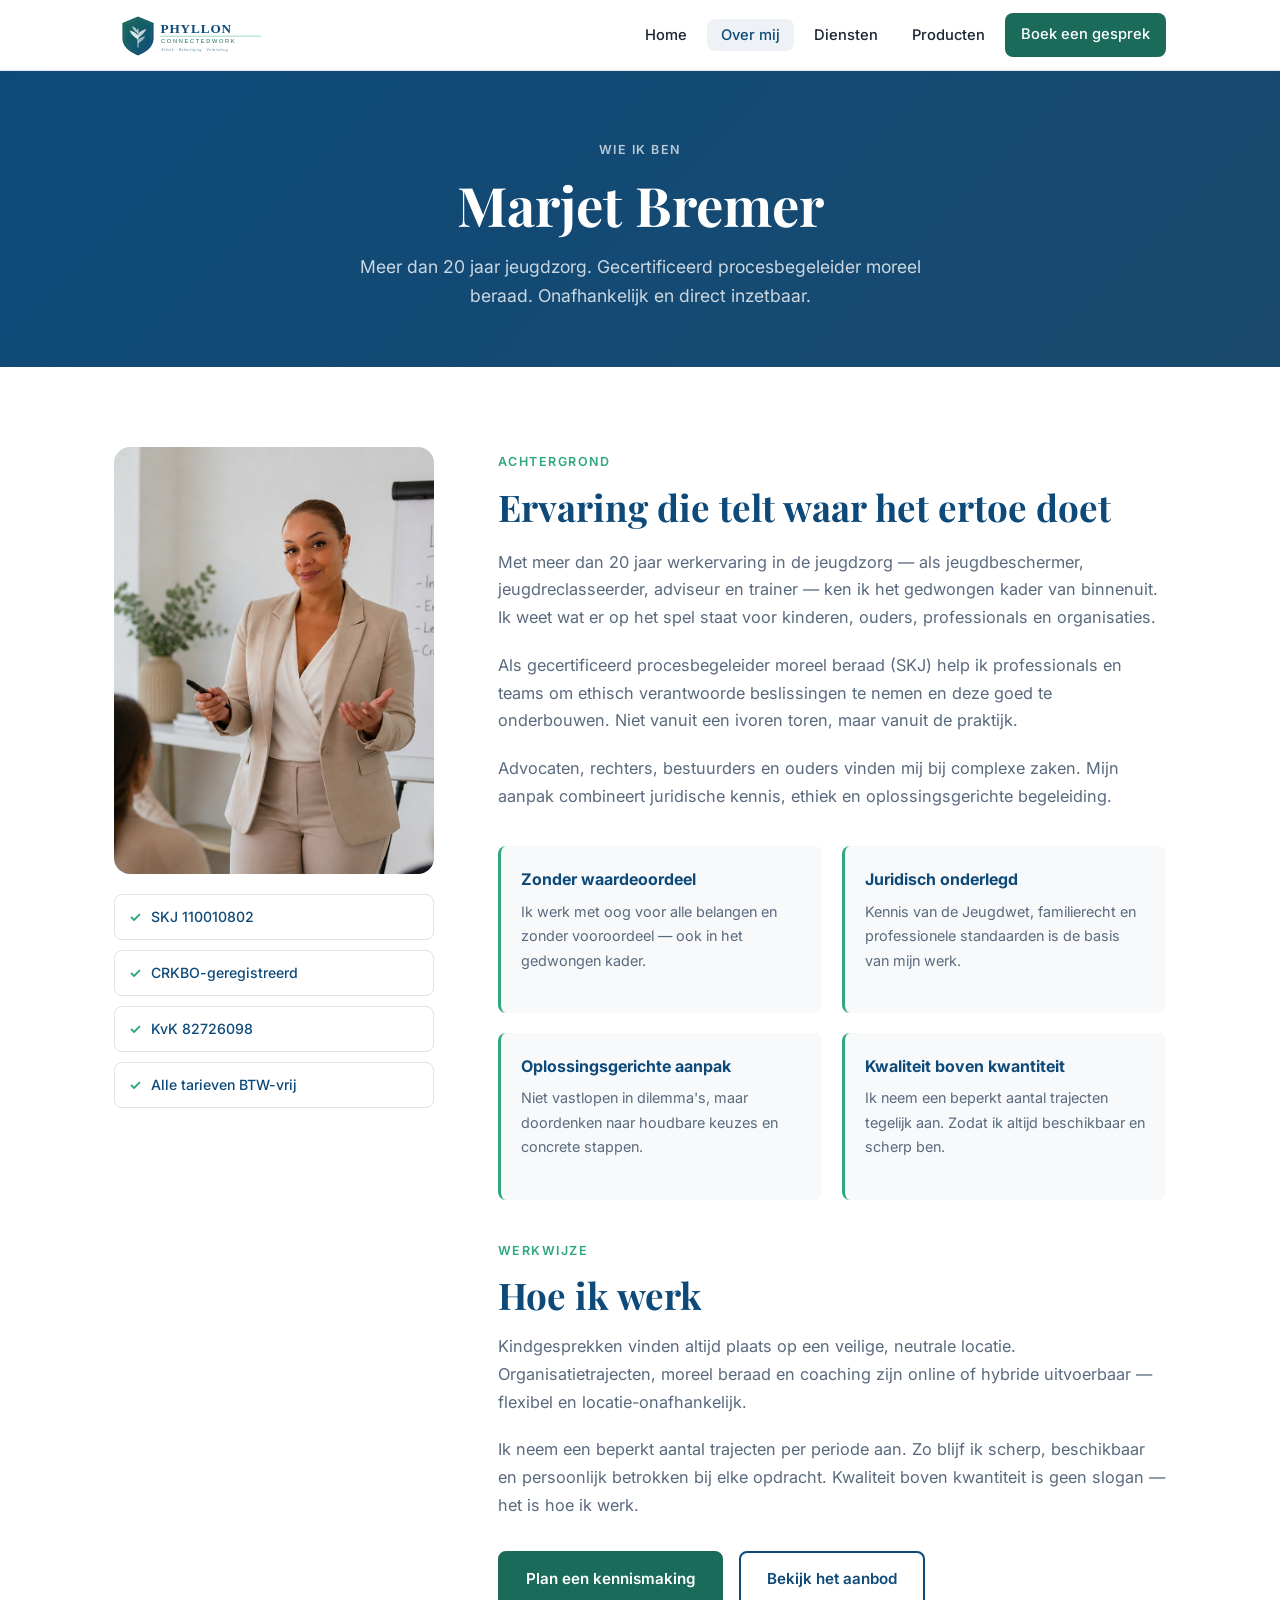
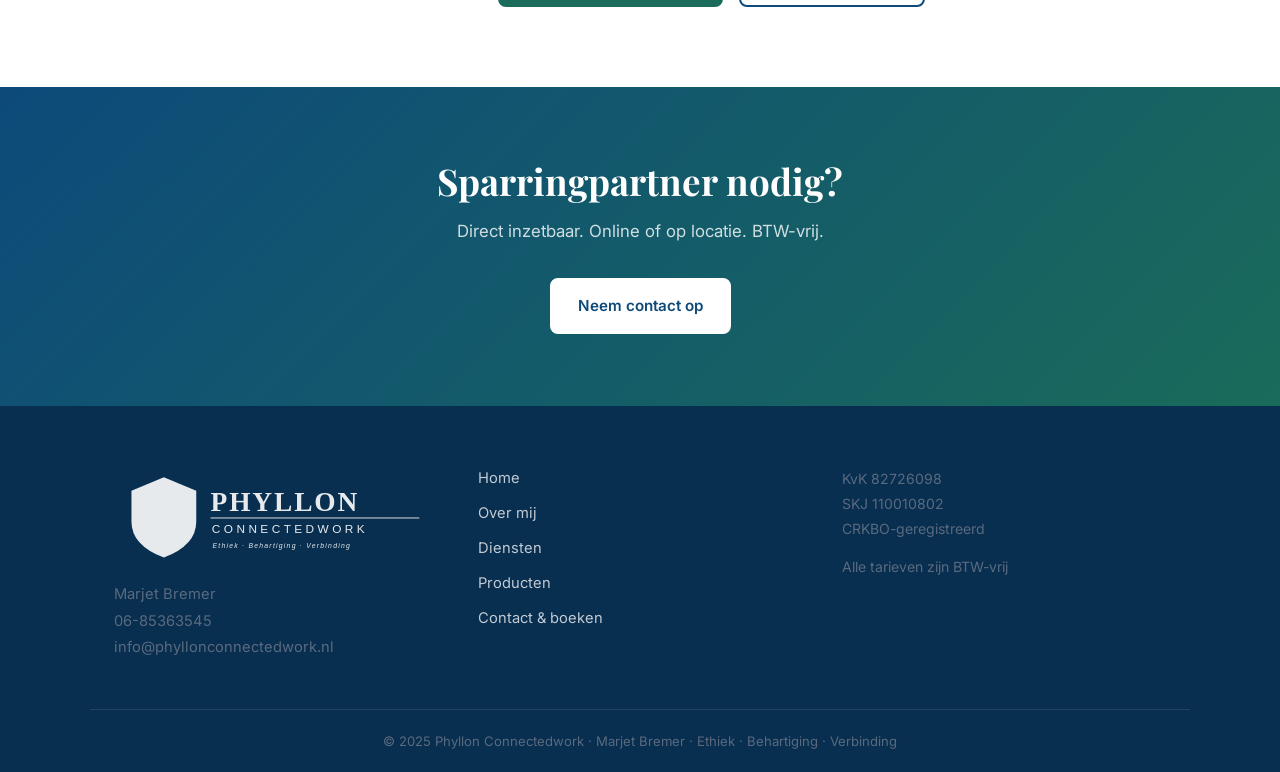
<file: over.html>
<!DOCTYPE html>
<html lang="nl">
<head>
  <meta charset="UTF-8">
  <meta name="viewport" content="width=device-width, initial-scale=1.0">
  <title>Over mij | Marjet Bremer — Phyllon Connectedwork</title>
  <meta name="description" content="Marjet Bremer: meer dan 20 jaar jeugdzorg, gecertificeerd procesbegeleider moreel beraad (SKJ), CRKBO-geregistreerd. Onafhankelijk adviseur voor organisaties, advocaten en ouders.">
  <link rel="icon" type="image/svg+xml" href="logo.svg">
  <link rel="preconnect" href="https://fonts.googleapis.com">
  <link rel="preconnect" href="https://fonts.gstatic.com" crossorigin>
  <link href="https://fonts.googleapis.com/css2?family=Playfair+Display:wght@400;600;700&family=Inter:wght@300;400;500;600;700&display=swap" rel="stylesheet">
  <link rel="stylesheet" href="style.css">
</head>
<body>

  <nav class="nav">
    <div class="container nav-inner">
      <a href="index.html" class="nav-logo">
        <img src="logo.svg" alt="Phyllon Connectedwork">
      </a>
      <button class="nav-toggle" aria-label="Menu openen" onclick="document.querySelector('.nav-links').classList.toggle('open')">
        <span></span><span></span><span></span>
      </button>
      <ul class="nav-links">
        <li><a href="index.html">Home</a></li>
        <li><a href="over.html" class="active">Over mij</a></li>
        <li><a href="diensten.html">Diensten</a></li>
        <li><a href="producten.html">Producten</a></li>
        <li><a href="contact.html" class="btn btn-sm">Boek een gesprek</a></li>
      </ul>
    </div>
  </nav>

  <section class="page-hero">
    <div class="container">
      <span class="eyebrow" style="color:rgba(255,255,255,0.7)">Wie ik ben</span>
      <h1>Marjet Bremer</h1>
      <p>Meer dan 20 jaar jeugdzorg. Gecertificeerd procesbegeleider moreel beraad. Onafhankelijk en direct inzetbaar.</p>
    </div>
  </section>

  <section class="section">
    <div class="container">
      <div class="about-grid">
        <div class="about-photo">
          <div class="about-photo-box" style="background:none;border:none;">
            <img src="ChatGPT Image 1 mei 2026, 20_47_02.png" alt="Marjet Bremer in training" style="width:100%;height:100%;object-fit:cover;border-radius:16px;">
          </div>
          <div class="cert-badges">
            <div class="cert-badge">SKJ 110010802</div>
            <div class="cert-badge">CRKBO-geregistreerd</div>
            <div class="cert-badge">KvK 82726098</div>
            <div class="cert-badge">Alle tarieven BTW-vrij</div>
          </div>
        </div>

        <div class="about-content">
          <span class="eyebrow">Achtergrond</span>
          <h2>Ervaring die telt waar het ertoe doet</h2>
          <p>Met meer dan 20 jaar werkervaring in de jeugdzorg — als jeugdbeschermer, jeugdreclasseerder, adviseur en trainer — ken ik het gedwongen kader van binnenuit. Ik weet wat er op het spel staat voor kinderen, ouders, professionals en organisaties.</p>
          <p>Als gecertificeerd procesbegeleider moreel beraad (SKJ) help ik professionals en teams om ethisch verantwoorde beslissingen te nemen en deze goed te onderbouwen. Niet vanuit een ivoren toren, maar vanuit de praktijk.</p>
          <p>Advocaten, rechters, bestuurders en ouders vinden mij bij complexe zaken. Mijn aanpak combineert juridische kennis, ethiek en oplossingsgerichte begeleiding.</p>

          <div class="about-values">
            <div class="value-item">
              <strong>Zonder waardeoordeel</strong>
              <p>Ik werk met oog voor alle belangen en zonder vooroordeel — ook in het gedwongen kader.</p>
            </div>
            <div class="value-item">
              <strong>Juridisch onderlegd</strong>
              <p>Kennis van de Jeugdwet, familierecht en professionele standaarden is de basis van mijn werk.</p>
            </div>
            <div class="value-item">
              <strong>Oplossingsgerichte aanpak</strong>
              <p>Niet vastlopen in dilemma's, maar doordenken naar houdbare keuzes en concrete stappen.</p>
            </div>
            <div class="value-item">
              <strong>Kwaliteit boven kwantiteit</strong>
              <p>Ik neem een beperkt aantal trajecten tegelijk aan. Zodat ik altijd beschikbaar en scherp ben.</p>
            </div>
          </div>

          <span class="eyebrow">Werkwijze</span>
          <h2 style="margin-bottom:16px">Hoe ik werk</h2>
          <p>Kindgesprekken vinden altijd plaats op een veilige, neutrale locatie. Organisatietrajecten, moreel beraad en coaching zijn online of hybride uitvoerbaar — flexibel en locatie-onafhankelijk.</p>
          <p>Ik neem een beperkt aantal trajecten per periode aan. Zo blijf ik scherp, beschikbaar en persoonlijk betrokken bij elke opdracht. Kwaliteit boven kwantiteit is geen slogan — het is hoe ik werk.</p>

          <div style="margin-top:32px">
            <a href="contact.html" class="btn btn-primary" style="margin-right:12px">Plan een kennismaking</a>
            <a href="diensten.html" class="btn btn-outline">Bekijk het aanbod</a>
          </div>
        </div>
      </div>
    </div>
  </section>

  <section class="cta-banner">
    <div class="container">
      <h2>Sparringpartner nodig?</h2>
      <p>Direct inzetbaar. Online of op locatie. BTW-vrij.</p>
      <a href="contact.html" class="btn btn-white">Neem contact op</a>
    </div>
  </section>

  <footer class="footer">
    <div class="container footer-inner">
      <div class="footer-brand">
        <img src="logo.svg" alt="Phyllon Connectedwork">
        <p>Marjet Bremer<br>06-85363545<br>info@phyllonconnectedwork.nl</p>
      </div>
      <div class="footer-links">
        <a href="index.html">Home</a>
        <a href="over.html">Over mij</a>
        <a href="diensten.html">Diensten</a>
        <a href="producten.html">Producten</a>
        <a href="contact.html">Contact & boeken</a>
      </div>
      <div class="footer-info">
        <p>KvK 82726098<br>SKJ 110010802<br>CRKBO-geregistreerd</p>
        <p style="margin-top:12px">Alle tarieven zijn BTW-vrij</p>
      </div>
    </div>
    <div class="footer-bottom">
      <div class="container">
        <p>© 2025 Phyllon Connectedwork · Marjet Bremer · Ethiek · Behartiging · Verbinding</p>
      </div>
    </div>
  </footer>

  <script src="script.js"></script>
</body>
</html>
</file>
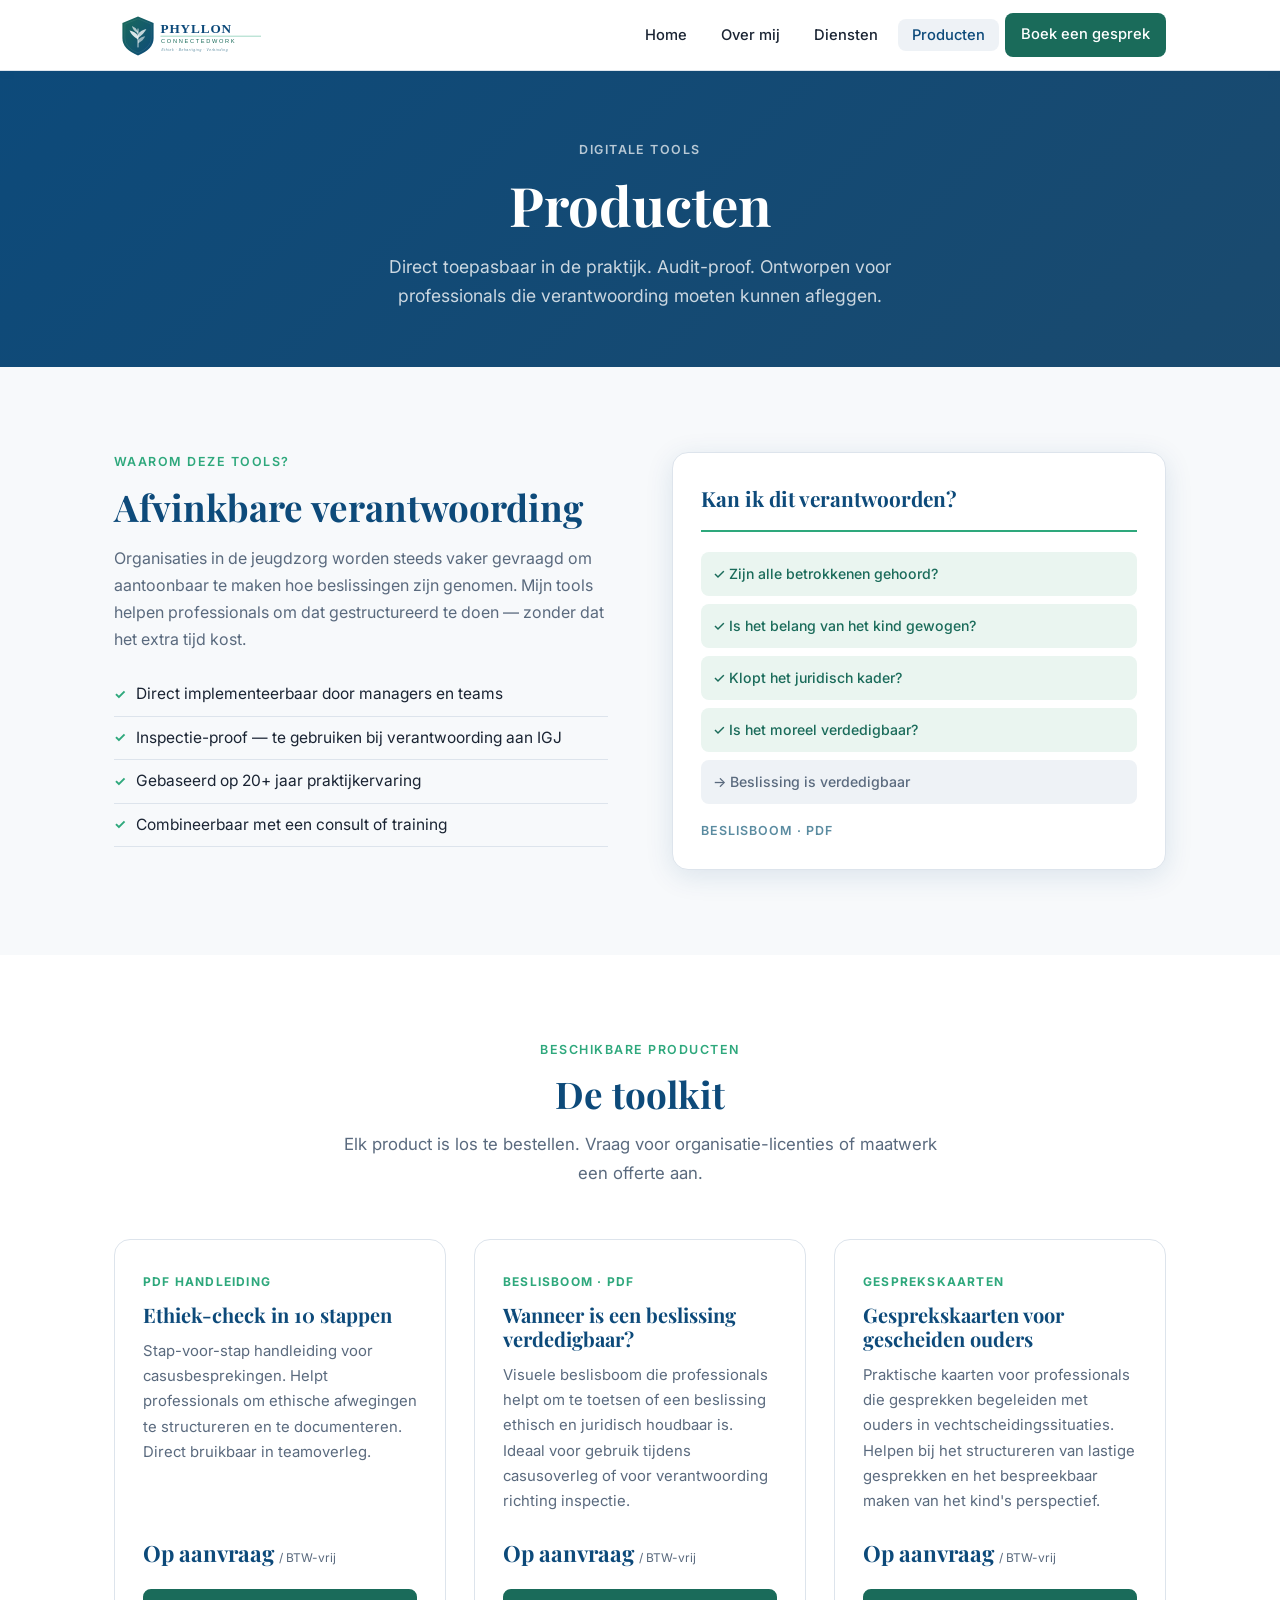
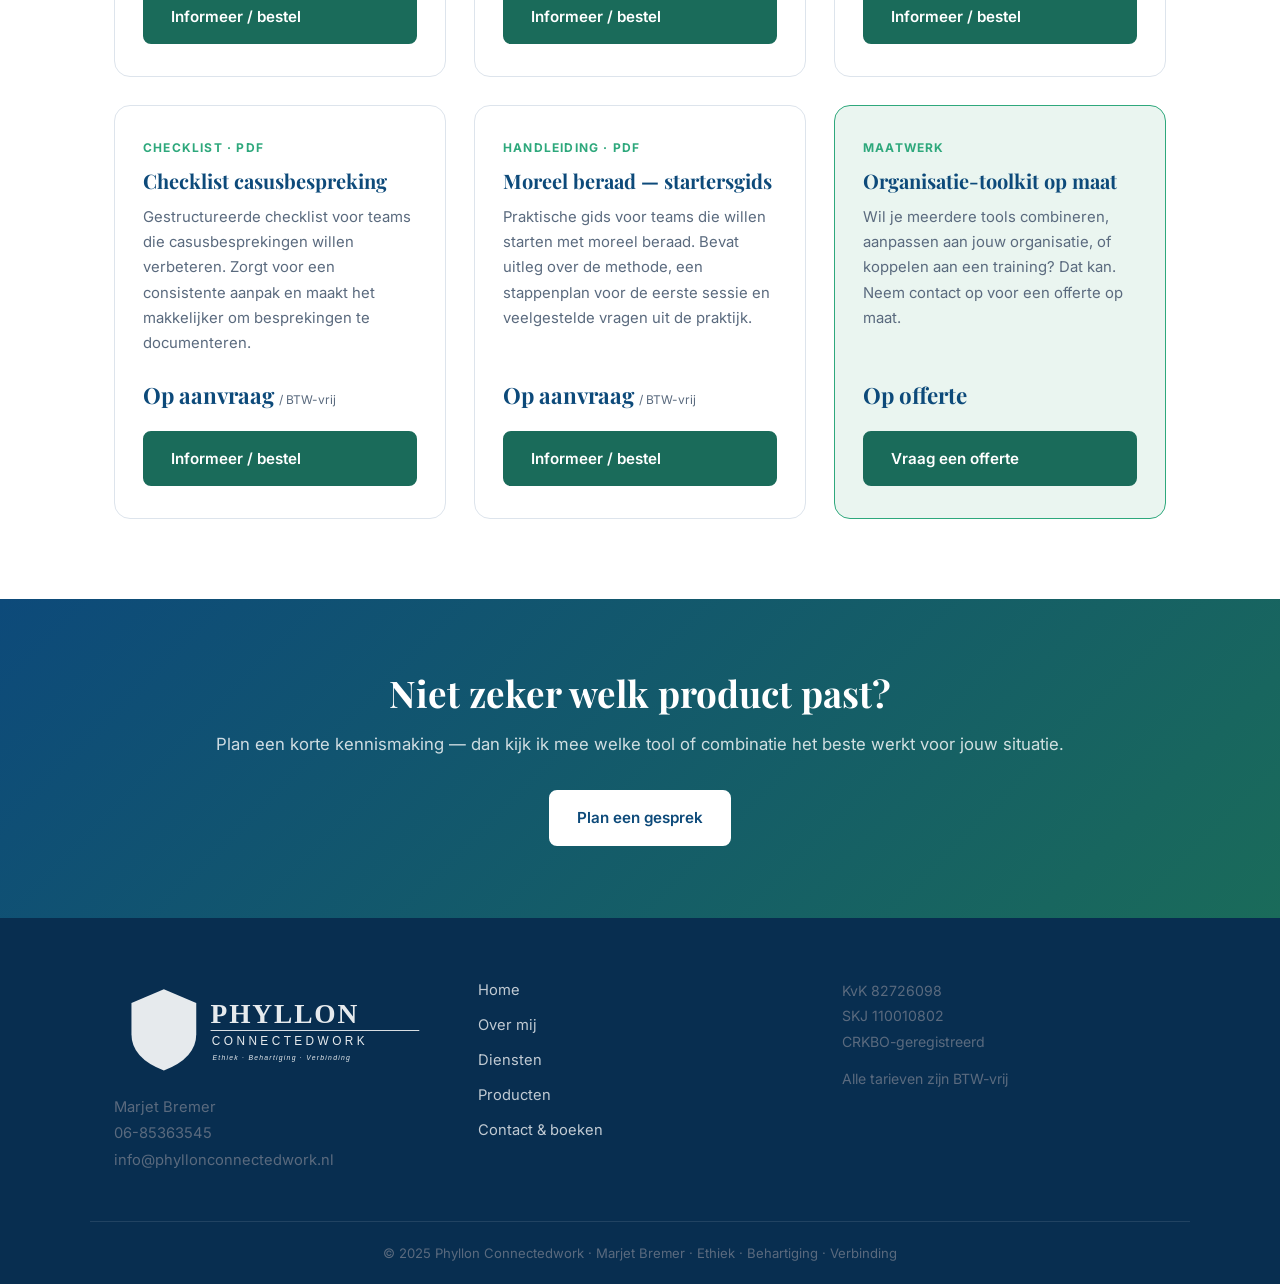
<file: producten.html>
<!DOCTYPE html>
<html lang="nl">
<head>
  <meta charset="UTF-8">
  <meta name="viewport" content="width=device-width, initial-scale=1.0">
  <title>Digitale producten | Marjet Bremer — Phyllon Connectedwork</title>
  <meta name="description" content="Praktische digitale tools voor jeugdzorgprofessionals: ethiek-check, beslisbomen, gesprekskaarten en checklists. Direct toepasbaar en inspectie-proof.">
  <link rel="icon" type="image/svg+xml" href="logo.svg">
  <link rel="preconnect" href="https://fonts.googleapis.com">
  <link rel="preconnect" href="https://fonts.gstatic.com" crossorigin>
  <link href="https://fonts.googleapis.com/css2?family=Playfair+Display:wght@400;600;700&family=Inter:wght@300;400;500;600;700&display=swap" rel="stylesheet">
  <link rel="stylesheet" href="style.css">
</head>
<body>

  <nav class="nav">
    <div class="container nav-inner">
      <a href="index.html" class="nav-logo">
        <img src="logo.svg" alt="Phyllon Connectedwork">
      </a>
      <button class="nav-toggle" aria-label="Menu openen" onclick="document.querySelector('.nav-links').classList.toggle('open')">
        <span></span><span></span><span></span>
      </button>
      <ul class="nav-links">
        <li><a href="index.html">Home</a></li>
        <li><a href="over.html">Over mij</a></li>
        <li><a href="diensten.html">Diensten</a></li>
        <li><a href="producten.html" class="active">Producten</a></li>
        <li><a href="contact.html" class="btn btn-sm">Boek een gesprek</a></li>
      </ul>
    </div>
  </nav>

  <section class="page-hero">
    <div class="container">
      <span class="eyebrow" style="color:rgba(255,255,255,0.7)">Digitale tools</span>
      <h1>Producten</h1>
      <p>Direct toepasbaar in de praktijk. Audit-proof. Ontworpen voor professionals die verantwoording moeten kunnen afleggen.</p>
    </div>
  </section>

  <!-- WAAROM TOOLS -->
  <section class="section section-alt">
    <div class="container">
      <div class="two-col">
        <div class="two-col-text">
          <span class="eyebrow">Waarom deze tools?</span>
          <h2>Afvinkbare verantwoording</h2>
          <p>Organisaties in de jeugdzorg worden steeds vaker gevraagd om aantoonbaar te maken hoe beslissingen zijn genomen. Mijn tools helpen professionals om dat gestructureerd te doen — zonder dat het extra tijd kost.</p>
          <ul class="check-list">
            <li>Direct implementeerbaar door managers en teams</li>
            <li>Inspectie-proof — te gebruiken bij verantwoording aan IGJ</li>
            <li>Gebaseerd op 20+ jaar praktijkervaring</li>
            <li>Combineerbaar met een consult of training</li>
          </ul>
        </div>
        <div class="two-col-visual">
          <div class="product-preview-card">
            <div class="pp-header">Kan ik dit verantwoorden?</div>
            <div class="pp-steps">
              <div class="pp-step">✓ Zijn alle betrokkenen gehoord?</div>
              <div class="pp-step">✓ Is het belang van het kind gewogen?</div>
              <div class="pp-step">✓ Klopt het juridisch kader?</div>
              <div class="pp-step">✓ Is het moreel verdedigbaar?</div>
              <div class="pp-step dim">→ Beslissing is verdedigbaar</div>
            </div>
            <div class="pp-tag">Beslisboom · PDF</div>
          </div>
        </div>
      </div>
    </div>
  </section>

  <!-- PRODUCTEN GRID -->
  <section class="section">
    <div class="container">
      <div class="section-header">
        <span class="eyebrow">Beschikbare producten</span>
        <h2>De toolkit</h2>
        <p>Elk product is los te bestellen. Vraag voor organisatie-licenties of maatwerk een offerte aan.</p>
      </div>
      <div class="products-grid">

        <div class="product-card">
          <div class="product-type">PDF Handleiding</div>
          <h3>Ethiek-check in 10 stappen</h3>
          <p>Stap-voor-stap handleiding voor casusbesprekingen. Helpt professionals om ethische afwegingen te structureren en te documenteren. Direct bruikbaar in teamoverleg.</p>
          <div class="product-price">Op aanvraag <small>/ BTW-vrij</small></div>
          <a href="contact.html" class="btn btn-primary">Informeer / bestel</a>
        </div>

        <div class="product-card">
          <div class="product-type">Beslisboom · PDF</div>
          <h3>Wanneer is een beslissing verdedigbaar?</h3>
          <p>Visuele beslisboom die professionals helpt om te toetsen of een beslissing ethisch en juridisch houdbaar is. Ideaal voor gebruik tijdens casusoverleg of voor verantwoording richting inspectie.</p>
          <div class="product-price">Op aanvraag <small>/ BTW-vrij</small></div>
          <a href="contact.html" class="btn btn-primary">Informeer / bestel</a>
        </div>

        <div class="product-card">
          <div class="product-type">Gesprekskaarten</div>
          <h3>Gesprekskaarten voor gescheiden ouders</h3>
          <p>Praktische kaarten voor professionals die gesprekken begeleiden met ouders in vechtscheidingssituaties. Helpen bij het structureren van lastige gesprekken en het bespreekbaar maken van het kind's perspectief.</p>
          <div class="product-price">Op aanvraag <small>/ BTW-vrij</small></div>
          <a href="contact.html" class="btn btn-primary">Informeer / bestel</a>
        </div>

        <div class="product-card">
          <div class="product-type">Checklist · PDF</div>
          <h3>Checklist casusbespreking</h3>
          <p>Gestructureerde checklist voor teams die casusbesprekingen willen verbeteren. Zorgt voor een consistente aanpak en maakt het makkelijker om besprekingen te documenteren.</p>
          <div class="product-price">Op aanvraag <small>/ BTW-vrij</small></div>
          <a href="contact.html" class="btn btn-primary">Informeer / bestel</a>
        </div>

        <div class="product-card">
          <div class="product-type">Handleiding · PDF</div>
          <h3>Moreel beraad — startersgids</h3>
          <p>Praktische gids voor teams die willen starten met moreel beraad. Bevat uitleg over de methode, een stappenplan voor de eerste sessie en veelgestelde vragen uit de praktijk.</p>
          <div class="product-price">Op aanvraag <small>/ BTW-vrij</small></div>
          <a href="contact.html" class="btn btn-primary">Informeer / bestel</a>
        </div>

        <div class="product-card" style="border-color:var(--green-mid); background:var(--green-pale)">
          <div class="product-type">Maatwerk</div>
          <h3>Organisatie-toolkit op maat</h3>
          <p>Wil je meerdere tools combineren, aanpassen aan jouw organisatie, of koppelen aan een training? Dat kan. Neem contact op voor een offerte op maat.</p>
          <div class="product-price">Op offerte</div>
          <a href="contact.html" class="btn btn-primary">Vraag een offerte</a>
        </div>

      </div>
    </div>
  </section>

  <section class="cta-banner">
    <div class="container">
      <h2>Niet zeker welk product past?</h2>
      <p>Plan een korte kennismaking — dan kijk ik mee welke tool of combinatie het beste werkt voor jouw situatie.</p>
      <a href="contact.html" class="btn btn-white">Plan een gesprek</a>
    </div>
  </section>

  <footer class="footer">
    <div class="container footer-inner">
      <div class="footer-brand">
        <img src="logo.svg" alt="Phyllon Connectedwork">
        <p>Marjet Bremer<br>06-85363545<br>info@phyllonconnectedwork.nl</p>
      </div>
      <div class="footer-links">
        <a href="index.html">Home</a>
        <a href="over.html">Over mij</a>
        <a href="diensten.html">Diensten</a>
        <a href="producten.html">Producten</a>
        <a href="contact.html">Contact & boeken</a>
      </div>
      <div class="footer-info">
        <p>KvK 82726098<br>SKJ 110010802<br>CRKBO-geregistreerd</p>
        <p style="margin-top:12px">Alle tarieven zijn BTW-vrij</p>
      </div>
    </div>
    <div class="footer-bottom">
      <div class="container">
        <p>© 2025 Phyllon Connectedwork · Marjet Bremer · Ethiek · Behartiging · Verbinding</p>
      </div>
    </div>
  </footer>

  <script src="script.js"></script>
</body>
</html>
</file>
<file: style.css>
/* ==========================================
   PHYLLON CONNECTEDWORK — Website Stylesheet
   Marjet Bremer | 2025
   ========================================== */

:root {
  --navy:        #0D4A7A;
  --navy-dark:   #082E50;
  --navy-light:  #1A6B9A;
  --green:       #1A6B5A;
  --green-mid:   #2EA87C;
  --green-pale:  #EAF5F0;
  --blue-muted:  #5A8BA0;
  --white:       #FFFFFF;
  --off-white:   #F7F9FB;
  --light-gray:  #EEF2F6;
  --border:      #DDE4EC;
  --text:        #1A2433;
  --text-muted:  #5A6A7E;

  --font-heading: 'Playfair Display', Georgia, serif;
  --font-body:    'Inter', system-ui, -apple-system, sans-serif;

  --radius:     8px;
  --radius-lg:  16px;
  --shadow:     0 2px 12px rgba(13,74,122,0.08);
  --shadow-md:  0 6px 28px rgba(13,74,122,0.12);
  --transition: 0.22s ease;

  --container: 1100px;
  --sp:        80px;   /* section padding */
}

/* ── Reset ── */
*, *::before, *::after { box-sizing: border-box; margin: 0; padding: 0; }
html { scroll-behavior: smooth; }
body {
  font-family: var(--font-body);
  color: var(--text);
  background: var(--white);
  line-height: 1.7;
  font-size: 16px;
}
img { max-width: 100%; display: block; }
html, body { overflow-x: hidden; }
a { color: inherit; text-decoration: none; }
ul { list-style: none; }

/* ── Container ── */
.container {
  max-width: var(--container);
  margin: 0 auto;
  padding: 0 24px;
}

/* ── Typography ── */
h1, h2, h3, h4 { font-family: var(--font-heading); line-height: 1.2; }
h1 { font-size: clamp(2.2rem, 5vw, 3.4rem); color: var(--navy); }
h2 { font-size: clamp(1.6rem, 3.5vw, 2.3rem); color: var(--navy); }
h3 { font-size: 1.25rem; color: var(--navy); }
p  { color: var(--text-muted); }
.eyebrow {
  display: inline-block;
  font-size: 0.78rem;
  font-weight: 600;
  letter-spacing: 0.12em;
  text-transform: uppercase;
  color: var(--green-mid);
  margin-bottom: 12px;
}

/* ── Buttons ── */
.btn {
  display: inline-flex;
  align-items: center;
  gap: 8px;
  padding: 13px 26px;
  border-radius: var(--radius);
  font-family: var(--font-body);
  font-size: 0.95rem;
  font-weight: 600;
  cursor: pointer;
  transition: var(--transition);
  border: 2px solid transparent;
  white-space: nowrap;
}
.btn-primary {
  background: var(--green);
  color: var(--white);
  border-color: var(--green);
}
.btn-primary:hover {
  background: #135447;
  border-color: #135447;
  transform: translateY(-1px);
  box-shadow: 0 4px 16px rgba(26,107,90,0.3);
}
.btn-outline {
  background: transparent;
  color: var(--navy);
  border-color: var(--navy);
}
.btn-outline:hover {
  background: var(--navy);
  color: var(--white);
  transform: translateY(-1px);
}
.btn-white {
  background: var(--white);
  color: var(--navy);
  border-color: var(--white);
}
.btn-white:hover {
  background: var(--green-pale);
  transform: translateY(-1px);
}
.btn-sm { padding: 9px 20px; font-size: 0.88rem; }

/* ── Navigation ── */
.nav {
  position: sticky;
  top: 0;
  z-index: 100;
  background: var(--white);
  border-bottom: 1px solid var(--border);
  box-shadow: 0 2px 8px rgba(13,74,122,0.06);
}
.nav-inner {
  display: flex;
  align-items: center;
  justify-content: space-between;
  height: 70px;
}
.nav-logo img { height: 48px; width: auto; }
.nav-links {
  display: flex;
  align-items: center;
  gap: 6px;
}
.nav-links a {
  padding: 7px 14px;
  border-radius: var(--radius);
  font-size: 0.92rem;
  font-weight: 500;
  color: var(--text);
  transition: var(--transition);
}
.nav-links a:hover,
.nav-links a.active { color: var(--navy); background: var(--light-gray); }
.nav-links a.btn    { color: var(--white); background: var(--green); }
.nav-links a.btn:hover { background: #135447; }

.nav-toggle {
  display: none;
  flex-direction: column;
  gap: 5px;
  background: none;
  border: none;
  cursor: pointer;
  padding: 6px;
}
.nav-toggle span {
  display: block;
  width: 24px;
  height: 2px;
  background: var(--navy);
  border-radius: 2px;
  transition: var(--transition);
}

/* ── Hero ── */
.hero {
  padding: 72px 0 64px;
  background: linear-gradient(135deg, var(--off-white) 0%, #EDF3F8 100%);
  overflow: hidden;
}
.hero-inner {
  display: grid;
  grid-template-columns: 1fr 420px;
  gap: 60px;
  align-items: center;
}
.hero-eyebrow {
  display: block;
  font-size: 0.82rem;
  font-weight: 600;
  letter-spacing: 0.1em;
  text-transform: uppercase;
  color: var(--blue-muted);
  margin-bottom: 16px;
}
.hero h1 { margin-bottom: 22px; }
.hero-sub {
  font-size: 1.1rem;
  line-height: 1.75;
  max-width: 520px;
  margin-bottom: 32px;
}
.hero-ctas {
  display: flex;
  gap: 14px;
  flex-wrap: wrap;
  margin-bottom: 32px;
}
.hero-badges {
  display: flex;
  gap: 10px;
  flex-wrap: wrap;
}
.hero-badges span {
  font-size: 0.78rem;
  font-weight: 500;
  color: var(--text-muted);
  background: var(--white);
  border: 1px solid var(--border);
  border-radius: 20px;
  padding: 4px 12px;
}

/* Photo placeholder */
.photo-placeholder {
  width: 100%;
  aspect-ratio: 4/5;
  max-width: 380px;
  background: linear-gradient(145deg, #1A6B9A22, #2EA87C22);
  border-radius: var(--radius-lg);
  display: flex;
  align-items: center;
  justify-content: center;
  border: 2px dashed var(--border);
  position: relative;
  overflow: hidden;
}
.photo-placeholder::before {
  content: '';
  position: absolute;
  inset: 0;
  background: linear-gradient(145deg, rgba(13,74,122,0.06), rgba(46,168,124,0.06));
}
.photo-inner {
  text-align: center;
  color: var(--text-muted);
  font-size: 0.9rem;
  z-index: 1;
}
.photo-inner span { line-height: 2; }

/* ── Intro strip ── */
.intro-strip {
  background: var(--navy);
  padding: 32px 0;
}
.intro-stats {
  display: flex;
  align-items: center;
  justify-content: center;
  flex-wrap: wrap;
  gap: 0;
}
.stat { text-align: center; padding: 12px 36px; }
.stat strong {
  display: block;
  font-size: 1.1rem;
  font-weight: 700;
  color: var(--white);
  font-family: var(--font-heading);
}
.stat span { font-size: 0.82rem; color: rgba(255,255,255,0.65); }
.stat-divider {
  width: 1px;
  height: 40px;
  background: rgba(255,255,255,0.2);
}

/* ── Sections ── */
.section { padding: var(--sp) 0; }
.section-alt { background: var(--off-white); padding: var(--sp) 0; }
.section-header {
  text-align: center;
  max-width: 600px;
  margin: 0 auto 52px;
}
.section-header h2 { margin-bottom: 14px; }
.section-header p { font-size: 1.05rem; }

/* ── Cards grid ── */
.cards-grid {
  display: grid;
  grid-template-columns: repeat(auto-fit, minmax(240px, 1fr));
  gap: 24px;
}
.card {
  background: var(--white);
  border: 1px solid var(--border);
  border-radius: var(--radius-lg);
  padding: 32px 28px;
  transition: var(--transition);
  display: flex;
  flex-direction: column;
  gap: 10px;
  cursor: pointer;
}
.card:hover {
  box-shadow: var(--shadow-md);
  transform: translateY(-3px);
  border-color: var(--green-mid);
}
.card-icon { font-size: 2rem; }
.card h3 { margin: 4px 0; }
.card p { font-size: 0.93rem; flex: 1; }
.card-link {
  font-size: 0.88rem;
  font-weight: 600;
  color: var(--green);
  margin-top: 8px;
  transition: var(--transition);
}
.card:hover .card-link { color: var(--green-mid); }

/* ── Two-column layout ── */
.two-col {
  display: grid;
  grid-template-columns: 1fr 1fr;
  gap: 64px;
  align-items: center;
}
.two-col-text h2 { margin-bottom: 16px; }
.two-col-text p { margin-bottom: 20px; }
.check-list { margin-bottom: 28px; }
.check-list li {
  display: flex;
  align-items: center;
  gap: 10px;
  padding: 8px 0;
  font-size: 0.97rem;
  color: var(--text);
  border-bottom: 1px solid var(--border);
}
.check-list li::before {
  content: '✓';
  color: var(--green-mid);
  font-weight: 700;
  font-size: 0.85rem;
}

/* Product preview card */
.product-preview-card {
  background: var(--white);
  border-radius: var(--radius-lg);
  padding: 28px;
  box-shadow: var(--shadow-md);
  border: 1px solid var(--border);
}
.pp-header {
  font-family: var(--font-heading);
  font-size: 1.3rem;
  color: var(--navy);
  font-weight: 700;
  margin-bottom: 20px;
  padding-bottom: 14px;
  border-bottom: 2px solid var(--green-mid);
}
.pp-step {
  padding: 10px 12px;
  border-radius: var(--radius);
  background: var(--green-pale);
  font-size: 0.88rem;
  color: var(--green);
  font-weight: 500;
  margin-bottom: 8px;
}
.pp-step.dim {
  background: var(--light-gray);
  color: var(--text-muted);
}
.pp-tag {
  margin-top: 16px;
  font-size: 0.78rem;
  font-weight: 600;
  color: var(--blue-muted);
  text-transform: uppercase;
  letter-spacing: 0.08em;
}

/* ── Audience grid ── */
.audience-grid {
  display: grid;
  grid-template-columns: repeat(auto-fit, minmax(220px, 1fr));
  gap: 24px;
}
.audience-item {
  padding: 28px 24px;
  border-left: 4px solid var(--green-mid);
  background: var(--off-white);
  border-radius: 0 var(--radius) var(--radius) 0;
}
.audience-item strong {
  display: block;
  color: var(--navy);
  font-weight: 600;
  margin-bottom: 8px;
}
.audience-item p { font-size: 0.92rem; }

/* ── CTA Banner ── */
.cta-banner {
  background: linear-gradient(135deg, var(--navy) 0%, var(--green) 100%);
  padding: 72px 0;
  text-align: center;
}
.cta-banner h2 { color: var(--white); margin-bottom: 14px; }
.cta-banner p  { color: rgba(255,255,255,0.80); margin-bottom: 32px; font-size: 1.05rem; }

/* ── Footer ── */
.footer {
  background: var(--navy-dark);
  padding: 60px 0 0;
  color: rgba(255,255,255,0.80);
}
.footer-inner {
  display: grid;
  grid-template-columns: 1fr 1fr 1fr;
  gap: 40px;
  padding-bottom: 48px;
  border-bottom: 1px solid rgba(255,255,255,0.1);
}
.footer-brand img { margin-bottom: 16px; filter: brightness(0) invert(1); opacity: 0.9; }
.footer-brand p { font-size: 0.92rem; line-height: 1.8; }
.footer-links {
  display: flex;
  flex-direction: column;
  gap: 10px;
}
.footer-links a {
  font-size: 0.92rem;
  color: rgba(255,255,255,0.75);
  transition: var(--transition);
}
.footer-links a:hover { color: var(--green-mid); }
.footer-info { font-size: 0.88rem; line-height: 1.8; }
.footer-bottom {
  padding: 20px 0;
  text-align: center;
  font-size: 0.82rem;
  color: rgba(255,255,255,0.45);
}

/* ── Page hero (inner pages) ── */
.page-hero {
  background: linear-gradient(135deg, var(--navy) 0%, #1A4A6E 100%);
  padding: 64px 0 56px;
  text-align: center;
}
.page-hero h1 { color: var(--white); margin-bottom: 14px; }
.page-hero p  { color: rgba(255,255,255,0.78); font-size: 1.1rem; max-width: 600px; margin: 0 auto; }

/* ── Service detail ── */
.service-block {
  padding: 56px 0;
  border-bottom: 1px solid var(--border);
}
.service-block:last-child { border-bottom: none; }
.service-inner {
  display: grid;
  grid-template-columns: 1fr 340px;
  gap: 56px;
  align-items: start;
}
.service-inner.reverse { direction: rtl; }
.service-inner.reverse > * { direction: ltr; }
.service-tag {
  display: inline-block;
  font-size: 0.75rem;
  font-weight: 700;
  letter-spacing: 0.12em;
  text-transform: uppercase;
  color: var(--green-mid);
  background: var(--green-pale);
  padding: 4px 12px;
  border-radius: 20px;
  margin-bottom: 14px;
}
.service-block h2 { margin-bottom: 16px; }
.service-block p  { margin-bottom: 16px; }

/* Price card */
.price-card {
  background: var(--off-white);
  border: 1px solid var(--border);
  border-radius: var(--radius-lg);
  padding: 28px;
}
.price-card h4 {
  color: var(--navy);
  font-size: 1rem;
  margin-bottom: 16px;
  font-family: var(--font-body);
  font-weight: 700;
  text-transform: uppercase;
  letter-spacing: 0.05em;
}
.price-row {
  display: flex;
  justify-content: space-between;
  align-items: baseline;
  padding: 10px 0;
  border-bottom: 1px solid var(--border);
  font-size: 0.92rem;
}
.price-row:last-child { border-bottom: none; }
.price-row span:first-child { color: var(--text); }
.price-row strong { color: var(--navy); font-weight: 700; }
.price-note {
  font-size: 0.78rem;
  color: var(--text-muted);
  margin-top: 14px;
  font-style: italic;
}

/* ── Products page ── */
.products-grid {
  display: grid;
  grid-template-columns: repeat(auto-fit, minmax(280px, 1fr));
  gap: 28px;
}
.product-card {
  background: var(--white);
  border: 1px solid var(--border);
  border-radius: var(--radius-lg);
  padding: 32px 28px;
  display: flex;
  flex-direction: column;
  transition: var(--transition);
}
.product-card:hover {
  box-shadow: var(--shadow-md);
  border-color: var(--green-mid);
  transform: translateY(-2px);
}
.product-type {
  font-size: 0.75rem;
  font-weight: 700;
  letter-spacing: 0.1em;
  text-transform: uppercase;
  color: var(--green-mid);
  margin-bottom: 10px;
}
.product-card h3 { margin-bottom: 12px; }
.product-card p  { font-size: 0.93rem; flex: 1; margin-bottom: 20px; }
.product-price {
  font-size: 1.4rem;
  font-weight: 700;
  color: var(--navy);
  font-family: var(--font-heading);
  margin-bottom: 16px;
}
.product-price small { font-size: 0.75rem; font-family: var(--font-body); color: var(--text-muted); font-weight: 400; }

/* Retainer comparison */
.retainer-grid {
  display: grid;
  grid-template-columns: repeat(auto-fit, minmax(260px, 1fr));
  gap: 24px;
  margin-top: 40px;
}
.retainer-card {
  border: 2px solid var(--border);
  border-radius: var(--radius-lg);
  padding: 32px;
  text-align: center;
  transition: var(--transition);
}
.retainer-card.featured {
  border-color: var(--green-mid);
  background: var(--green-pale);
}
.retainer-card h3 { margin-bottom: 8px; }
.retainer-price {
  font-size: 2rem;
  font-weight: 700;
  color: var(--navy);
  font-family: var(--font-heading);
  margin: 16px 0 4px;
}
.retainer-period { font-size: 0.85rem; color: var(--text-muted); margin-bottom: 24px; }
.retainer-features {
  text-align: left;
  margin-bottom: 28px;
}
.retainer-features li {
  padding: 8px 0;
  border-bottom: 1px solid var(--border);
  font-size: 0.9rem;
  display: flex;
  align-items: center;
  gap: 8px;
}
.retainer-features li::before { content: '✓'; color: var(--green-mid); font-weight: 700; }
.badge-aanbevolen {
  display: inline-block;
  background: var(--green-mid);
  color: white;
  font-size: 0.72rem;
  font-weight: 700;
  letter-spacing: 0.08em;
  text-transform: uppercase;
  padding: 3px 10px;
  border-radius: 20px;
  margin-bottom: 12px;
}

/* ── Contact page ── */
.contact-grid {
  display: grid;
  grid-template-columns: 1fr 1fr;
  gap: 64px;
  align-items: start;
}
.contact-info h3 { margin-bottom: 20px; }
.contact-detail {
  display: flex;
  align-items: flex-start;
  gap: 14px;
  padding: 16px 0;
  border-bottom: 1px solid var(--border);
}
.contact-detail-icon { font-size: 1.3rem; flex-shrink: 0; }
.contact-detail-text strong { display: block; color: var(--navy); font-size: 0.88rem; text-transform: uppercase; letter-spacing: 0.06em; margin-bottom: 2px; }
.contact-detail-text a { color: var(--text-muted); font-size: 0.95rem; transition: var(--transition); }
.contact-detail-text a:hover { color: var(--green); }

.booking-box {
  background: var(--off-white);
  border: 1px solid var(--border);
  border-radius: var(--radius-lg);
  padding: 36px;
  text-align: center;
}
.booking-box h3 { margin-bottom: 12px; }
.booking-box p  { margin-bottom: 28px; }
.cal-embed-placeholder {
  background: var(--white);
  border: 2px dashed var(--border);
  border-radius: var(--radius);
  padding: 40px 24px;
  text-align: center;
  color: var(--text-muted);
  font-size: 0.9rem;
  margin-bottom: 20px;
}

/* ── Over mij ── */
.about-grid {
  display: grid;
  grid-template-columns: 320px 1fr;
  gap: 64px;
  align-items: start;
}
.about-photo {
  position: sticky;
  top: 90px;
}
.about-photo-box {
  background: linear-gradient(145deg, #EDF3F8, #EAF5F0);
  border-radius: var(--radius-lg);
  aspect-ratio: 3/4;
  display: flex;
  align-items: center;
  justify-content: center;
  border: 2px dashed var(--border);
  color: var(--text-muted);
  font-size: 0.9rem;
  text-align: center;
  margin-bottom: 20px;
}
.cert-badges {
  display: flex;
  flex-direction: column;
  gap: 10px;
}
.cert-badge {
  display: flex;
  align-items: center;
  gap: 10px;
  background: var(--white);
  border: 1px solid var(--border);
  border-radius: var(--radius);
  padding: 10px 14px;
  font-size: 0.88rem;
  color: var(--navy);
  font-weight: 500;
}
.cert-badge::before {
  content: '✓';
  color: var(--green-mid);
  font-weight: 700;
}
.about-content h2 { margin-bottom: 20px; }
.about-content p  { margin-bottom: 20px; font-size: 1.02rem; }
.about-values {
  display: grid;
  grid-template-columns: 1fr 1fr;
  gap: 20px;
  margin: 36px 0;
}
.value-item {
  padding: 20px;
  background: var(--off-white);
  border-radius: var(--radius);
  border-left: 3px solid var(--green-mid);
}
.value-item strong { display: block; color: var(--navy); margin-bottom: 6px; }
.value-item p { font-size: 0.9rem; }

/* ── Responsive ── */
@media (max-width: 900px) {
  .hero-inner        { grid-template-columns: 1fr !important; gap: 24px; }
  .hero-image        { display: flex; justify-content: center; margin-top: 8px; }
  .hero-image img    { max-width: 240px; aspect-ratio: 3/4; }
  .hero-sub          { max-width: 100%; }
  .two-col           { grid-template-columns: 1fr; }
  .service-inner     { grid-template-columns: 1fr; }
  .service-inner.reverse { direction: ltr; }
  .retainer-grid     { grid-template-columns: 1fr; }
  .contact-grid      { grid-template-columns: 1fr; }
  .about-grid        { grid-template-columns: 1fr; }
  .about-photo       { position: static; }
  .footer-inner      { grid-template-columns: 1fr; }
  .about-values      { grid-template-columns: 1fr; }
  /* Fix inline grid styles in Moreel Beraad PRO and other sections */
  [style*="grid-template-columns"] { grid-template-columns: 1fr !important; }
  /* Prevent any element from being wider than viewport */
  * { max-width: 100%; box-sizing: border-box; }
}

@media (max-width: 700px) {
  :root { --sp: 52px; }
  .nav-links { display: none; flex-direction: column; position: absolute; top: 70px; left: 0; right: 0; background: var(--white); border-bottom: 1px solid var(--border); padding: 16px; gap: 4px; box-shadow: var(--shadow-md); }
  .nav-links.open { display: flex; }
  .nav-toggle { display: flex; }
  .stat-divider { display: none; }
  .intro-stats { flex-direction: column; gap: 8px; }
}
</file>
